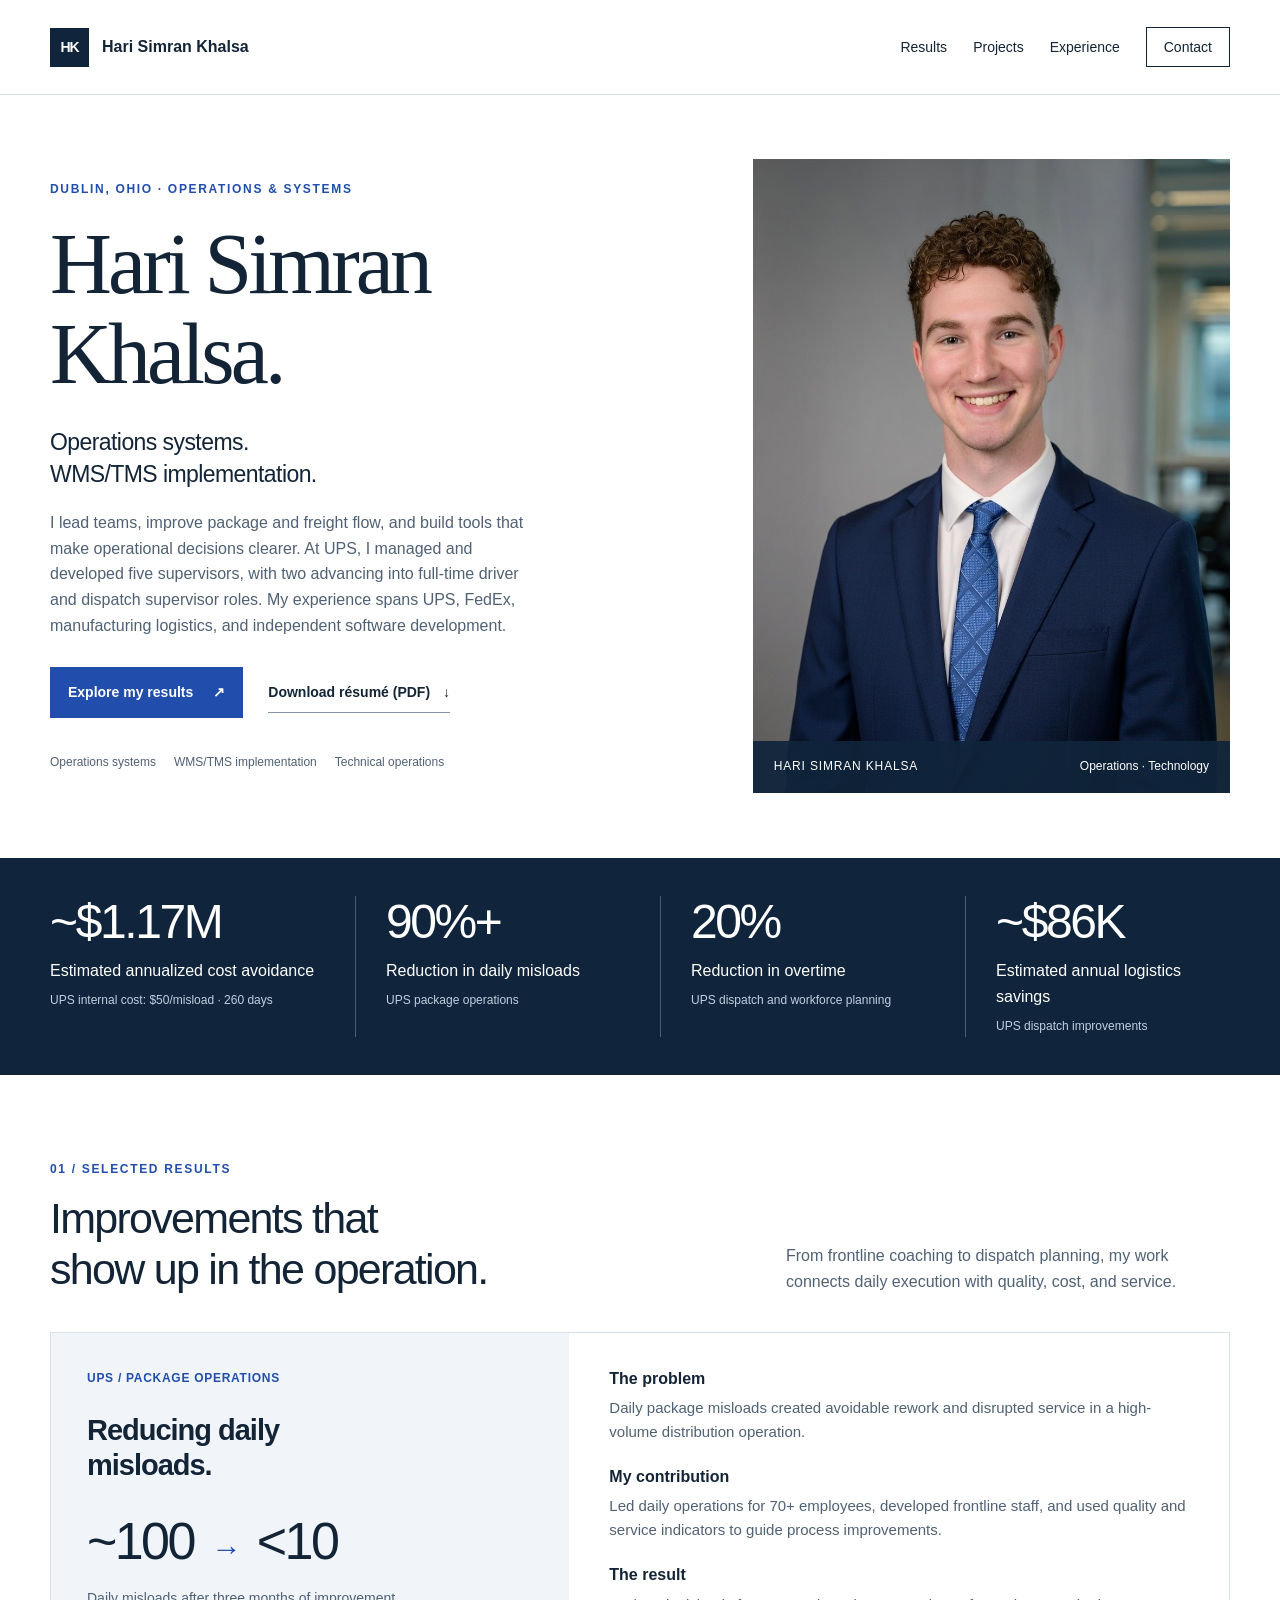
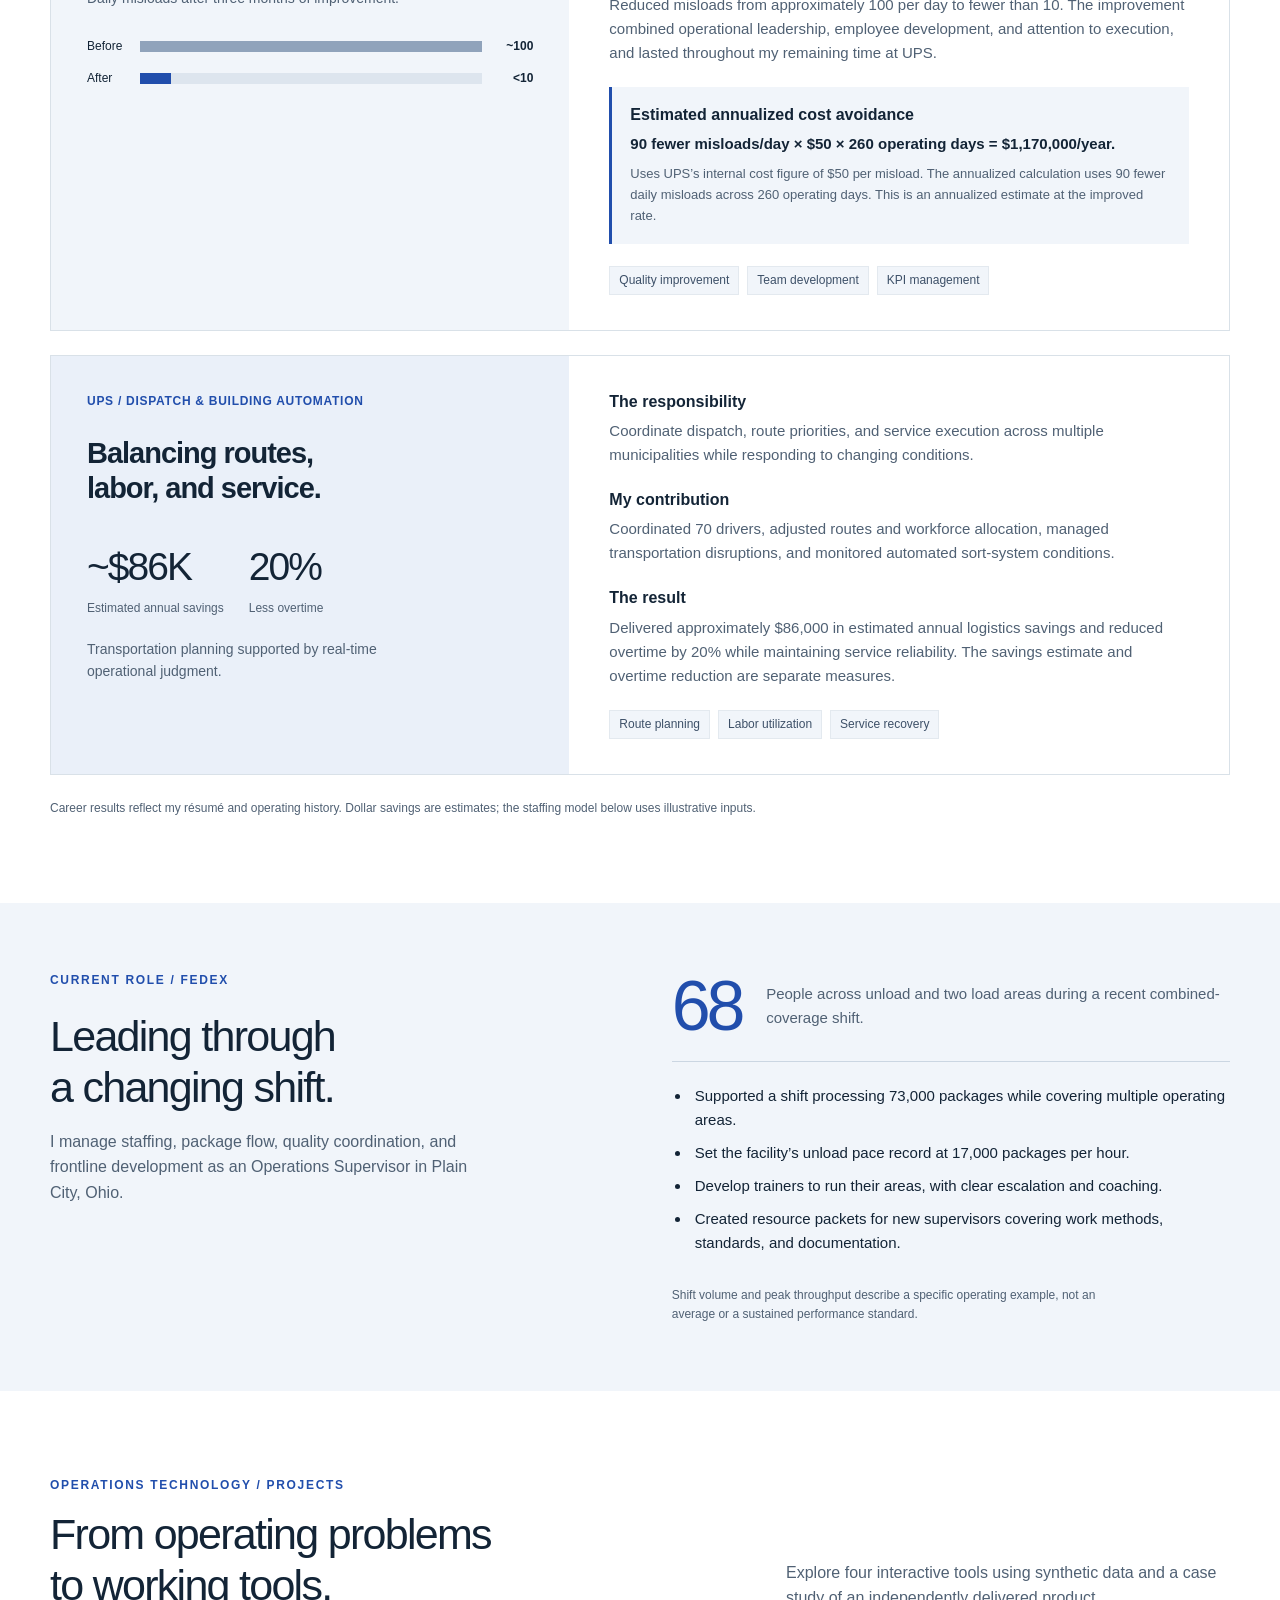
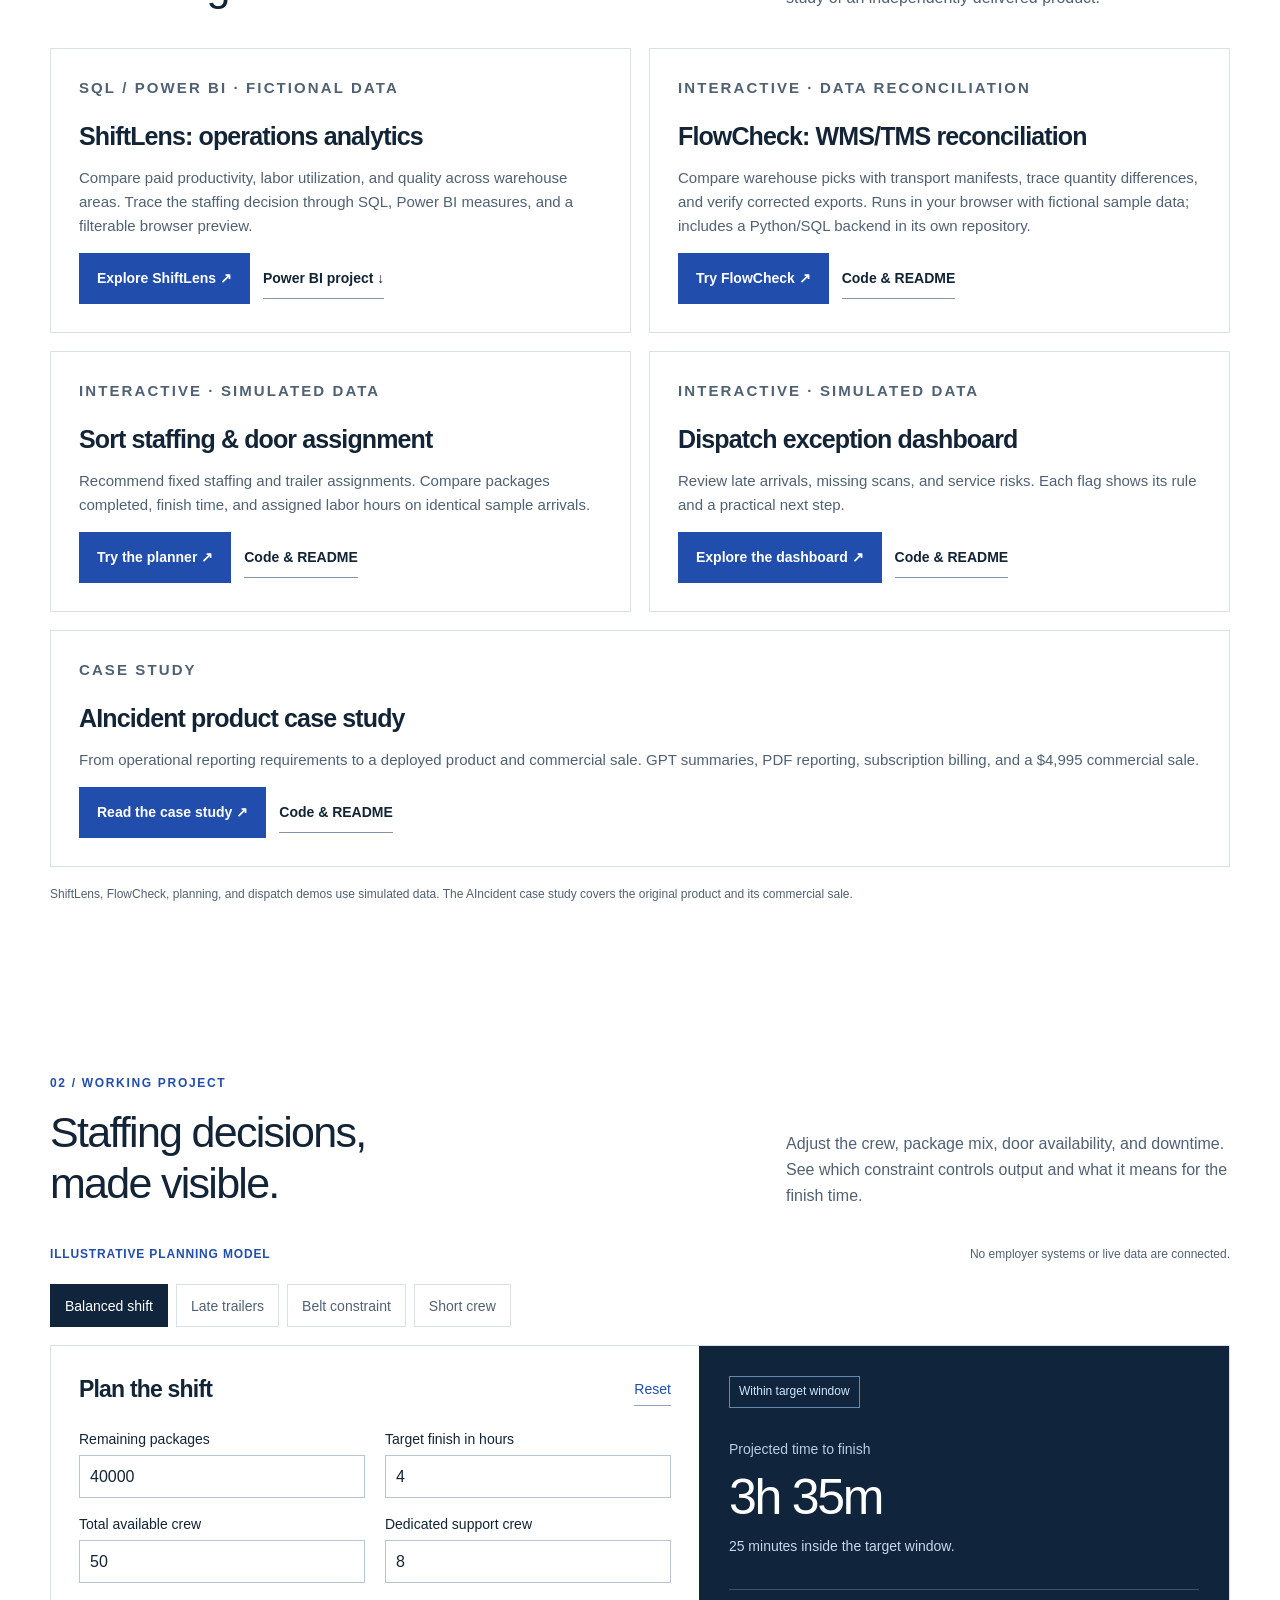
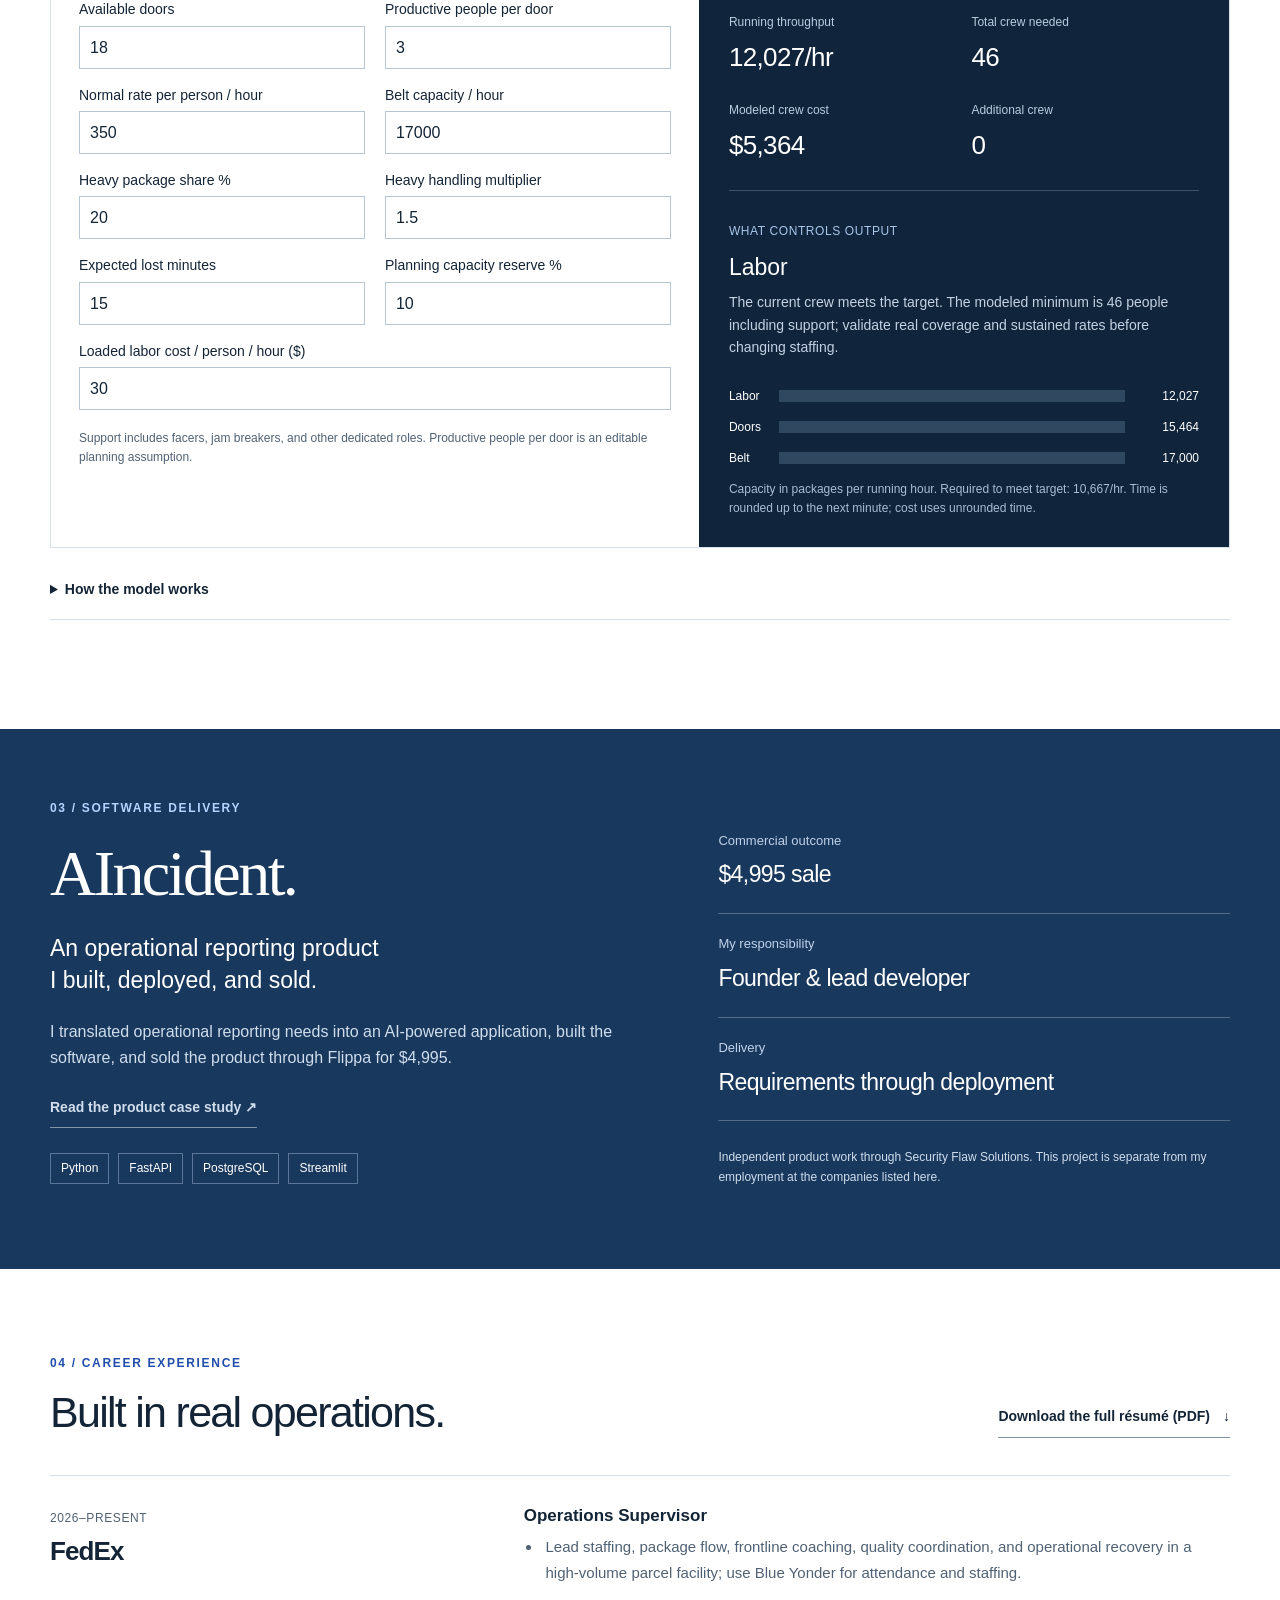
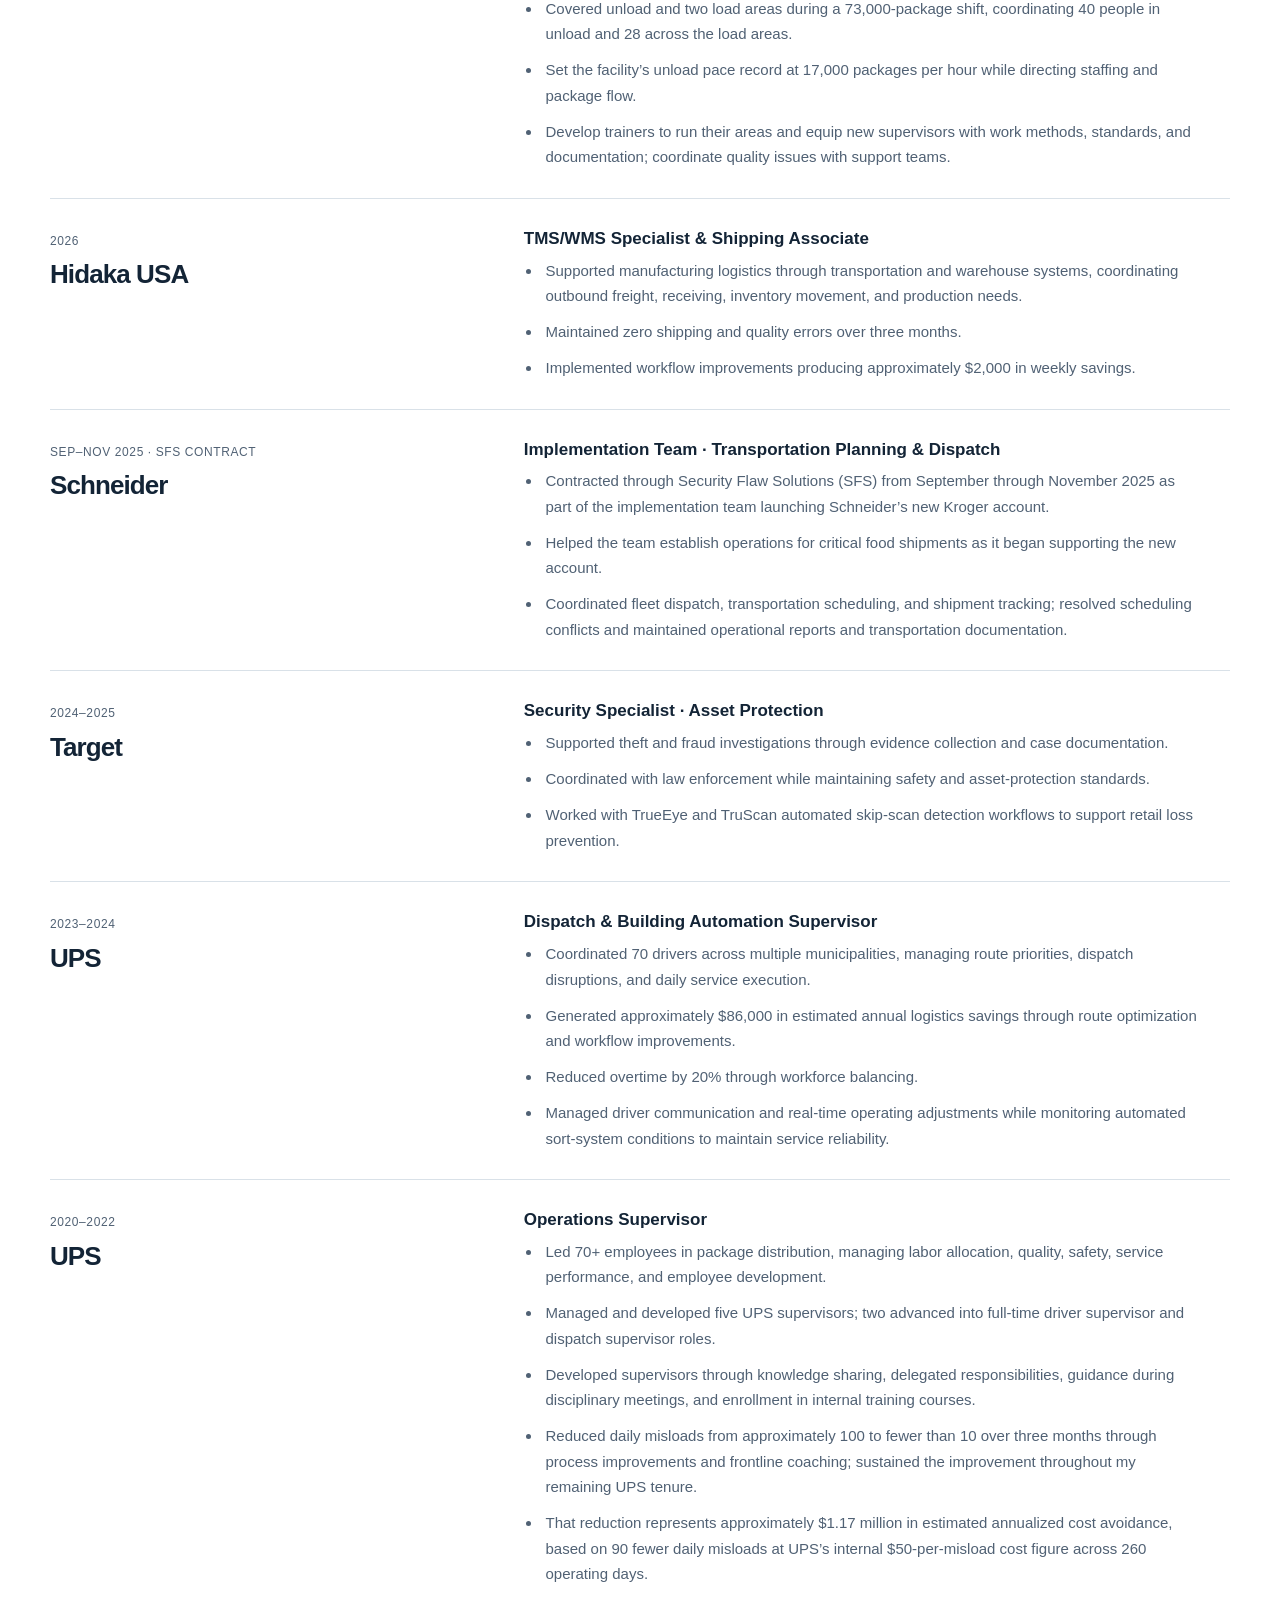
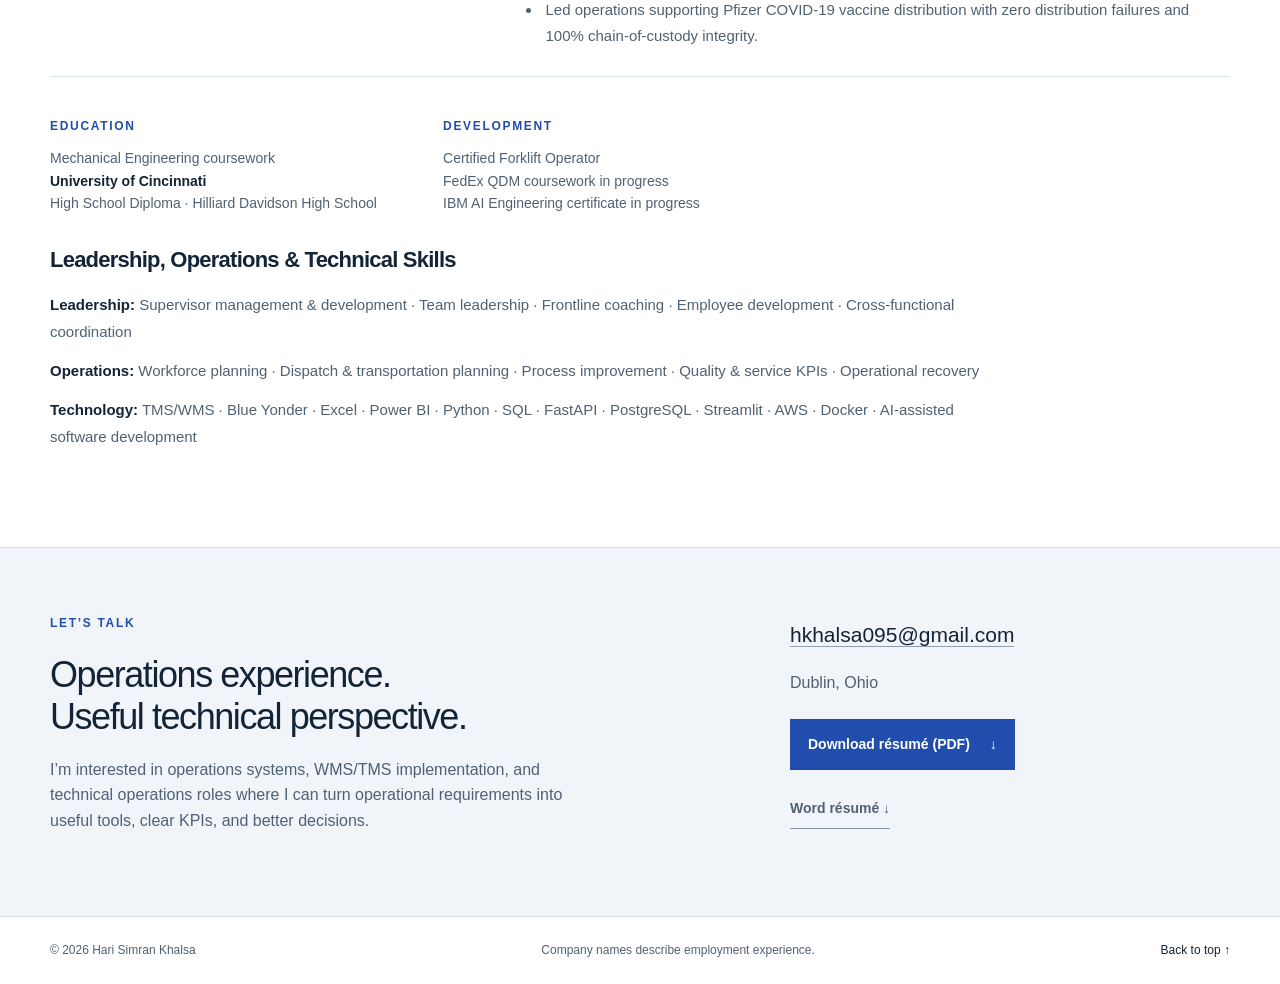
<file: index.html>
<!doctype html>
<html lang="en">
<head>
<meta charset="utf-8"><meta name="viewport" content="width=device-width, initial-scale=1">
<meta name="description" content="Hari Simran Khalsa: operations leadership, process improvement, transportation planning, and practical software. Explore career results and a live staffing model.">
<meta name="theme-color" content="#10243b">
<title>Hari Simran Khalsa | Operations & Systems</title>
<link rel="icon" type="image/svg+xml" href="data:image/svg+xml,%3Csvg xmlns='http://www.w3.org/2000/svg' viewBox='0 0 64 64'%3E%3Crect width='64' height='64' rx='12' fill='%2310243b'/%3E%3Cpath d='M18 16v32m28-32v32M18 32h28' stroke='%23fff' stroke-width='7'/%3E%3C/svg%3E">
<link rel="stylesheet" href="styles.css"><link rel="stylesheet" href="projects/projects.css">
<script src="staffing.js" defer></script><script src="app.js" defer></script>
</head>
<body>
<a class="skip" href="#main">Skip to content</a>
<header><div class="wrap nav"><a class="brand" href="#main" aria-label="Hari Simran Khalsa home"><span class="monogram" aria-hidden="true">HK</span><span>Hari Simran Khalsa</span></a><nav aria-label="Main navigation"><a href="#results">Results</a><a href="#projects">Projects</a><a href="#experience">Experience</a><a class="nav-contact" href="#contact">Contact</a></nav></div></header>
<main id="main">
<section class="hero wrap" aria-labelledby="hero-title"><div class="hero-copy"><p class="eyebrow">DUBLIN, OHIO · OPERATIONS & SYSTEMS</p><h1 id="hero-title">Hari Simran<br>Khalsa.</h1><p class="hero-role">Operations systems.<br>WMS/TMS implementation.</p><p class="hero-description">I lead teams, improve package and freight flow, and build tools that make operational decisions clearer. At UPS, I managed and developed five supervisors, with two advancing into full-time driver and dispatch supervisor roles. My experience spans UPS, FedEx, manufacturing logistics, and independent software development.</p><div class="actions"><a class="button" href="#results">Explore my results <span aria-hidden="true">↗</span></a><a class="text-button" href="Hari_Simran_Khalsa_Operations_Resume.pdf?v=20261024-supervisor-details" download>Download résumé (PDF) <span aria-hidden="true">↓</span></a></div><div class="hero-detail"><span>Operations systems</span><span>WMS/TMS implementation</span><span>Technical operations</span></div></div><figure class="portrait"><img src="portrait.jpeg" alt="Hari Simran Khalsa in a navy suit" width="880" height="1168" fetchpriority="high"><figcaption><span>HARI SIMRAN KHALSA</span><span>Operations · Technology</span></figcaption></figure></section>
<section class="metric-band" aria-label="Selected career results"><div class="wrap metrics"><div><strong>~$1.17M</strong><p>Estimated annualized cost avoidance</p><span>UPS internal cost: $50/misload · 260 days</span></div><div><strong>90%+</strong><p>Reduction in daily misloads</p><span>UPS package operations</span></div><div><strong>20%</strong><p>Reduction in overtime</p><span>UPS dispatch and workforce planning</span></div><div><strong>~$86K</strong><p>Estimated annual logistics savings</p><span>UPS dispatch improvements</span></div></div></section>
<section class="section wrap" id="results"><div class="section-heading"><div><p class="eyebrow">01 / SELECTED RESULTS</p><h2>Improvements that<br>show up in the operation.</h2></div><p>From frontline coaching to dispatch planning, my work connects daily execution with quality, cost, and service.</p></div>
<article class="case case-quality"><div class="case-lead"><p class="company-label">UPS / PACKAGE OPERATIONS</p><h3>Reducing daily<br>misloads.</h3><div class="case-number">~100 <span>→</span> &lt;10</div><p>Daily misloads after three months of improvement.</p><div class="bar-chart" role="img" aria-label="Approximately 100 daily misloads before, fewer than 10 after"><div class="bar-row"><span>Before</span><div><i style="width:100%"></i></div><b>~100</b></div><div class="bar-row after"><span>After</span><div><i style="width:9%"></i></div><b>&lt;10</b></div></div></div><div class="case-body"><div><h4>The problem</h4><p>Daily package misloads created avoidable rework and disrupted service in a high-volume distribution operation.</p></div><div><h4>My contribution</h4><p>Led daily operations for 70+ employees, developed frontline staff, and used quality and service indicators to guide process improvements.</p></div><div><h4>The result</h4><p>Reduced misloads from approximately 100 per day to fewer than 10. The improvement combined operational leadership, employee development, and attention to execution, and lasted throughout my remaining time at UPS.</p></div><div class="savings-explanation"><h4>Estimated annualized cost avoidance</h4><p><strong>90 fewer misloads/day × $50 × 260 operating days = $1,170,000/year.</strong></p><p>Uses UPS’s internal cost figure of $50 per misload. The annualized calculation uses 90 fewer daily misloads across 260 operating days. This is an annualized estimate at the improved rate.</p></div><div class="case-tags"><span>Quality improvement</span><span>Team development</span><span>KPI management</span></div></div></article>
<article class="case case-dispatch"><div class="case-lead"><p class="company-label">UPS / DISPATCH & BUILDING AUTOMATION</p><h3>Balancing routes,<br>labor, and service.</h3><div class="split-results"><div><strong>~$86K</strong><span>Estimated annual savings</span></div><div><strong>20%</strong><span>Less overtime</span></div></div><p>Transportation planning supported by real-time operational judgment.</p></div><div class="case-body"><div><h4>The responsibility</h4><p>Coordinate dispatch, route priorities, and service execution across multiple municipalities while responding to changing conditions.</p></div><div><h4>My contribution</h4><p>Coordinated 70 drivers, adjusted routes and workforce allocation, managed transportation disruptions, and monitored automated sort-system conditions.</p></div><div><h4>The result</h4><p>Delivered approximately $86,000 in estimated annual logistics savings and reduced overtime by 20% while maintaining service reliability. The savings estimate and overtime reduction are separate measures.</p></div><div class="case-tags"><span>Route planning</span><span>Labor utilization</span><span>Service recovery</span></div></div></article>
<p class="source-note">Career results reflect my résumé and operating history. Dollar savings are estimates; the staffing model below uses illustrative inputs.</p></section>
<section class="current-section"><div class="wrap current-grid"><div><p class="eyebrow">CURRENT ROLE / FEDEX</p><h2>Leading through<br>a changing shift.</h2><p>I manage staffing, package flow, quality coordination, and frontline development as an Operations Supervisor in Plain City, Ohio.</p></div><div class="current-details"><div class="current-stat"><strong>68</strong><p>People across unload and two load areas during a recent combined-coverage shift.</p></div><ul><li>Supported a shift processing 73,000 packages while covering multiple operating areas.</li><li>Set the facility’s unload pace record at 17,000 packages per hour.</li><li>Develop trainers to run their areas, with clear escalation and coaching.</li><li>Created resource packets for new supervisors covering work methods, standards, and documentation.</li></ul><p class="small">Shift volume and peak throughput describe a specific operating example, not an average or a sustained performance standard.</p></div></div></section>
<section class="section wrap" id="projects"><div class="section-heading"><div><p class="eyebrow">OPERATIONS TECHNOLOGY / PROJECTS</p><h2>From operating problems<br>to working tools.</h2></div><p>Explore four interactive tools using synthetic data and a case study of an independently delivered product.</p></div><div class="project-cards"><article class="project-card"><p class="eyebrow">SQL / POWER BI · FICTIONAL DATA</p><h3>ShiftLens: operations analytics</h3><p>Compare paid productivity, labor utilization, and quality across warehouse areas. Trace the staffing decision through SQL, Power BI measures, and a filterable browser preview.</p><div class="actions"><a class="button" href="projects/operations-analytics/">Explore ShiftLens ↗</a><a class="text-button" href="projects/operations-analytics/power-bi-project.zip" download>Power BI project ↓</a></div></article><article class="project-card"><p class="eyebrow">INTERACTIVE · DATA RECONCILIATION</p><h3>FlowCheck: WMS/TMS reconciliation</h3><p>Compare warehouse picks with transport manifests, trace quantity differences, and verify corrected exports. Runs in your browser with fictional sample data; includes a Python/SQL backend in its own repository.</p><div class="actions"><a class="button" href="https://sfskhalsa101.github.io/flowcheck/">Try FlowCheck ↗</a><a class="text-button" href="https://github.com/sfskhalsa101/flowcheck">Code & README</a></div></article><article class="project-card"><p class="eyebrow">INTERACTIVE · SIMULATED DATA</p><h3>Sort staffing & door assignment</h3><p>Recommend fixed staffing and trailer assignments. Compare packages completed, finish time, and assigned labor hours on identical sample arrivals.</p><div class="actions"><a class="button" href="projects/sort-planner/">Try the planner ↗</a><a class="text-button" href="https://github.com/sfskhalsa101/hari-simran-khalsa-portfolio/tree/main/projects/sort-planner">Code & README</a></div></article><article class="project-card"><p class="eyebrow">INTERACTIVE · SIMULATED DATA</p><h3>Dispatch exception dashboard</h3><p>Review late arrivals, missing scans, and service risks. Each flag shows its rule and a practical next step.</p><div class="actions"><a class="button" href="projects/dispatch-dashboard/">Explore the dashboard ↗</a><a class="text-button" href="https://github.com/sfskhalsa101/hari-simran-khalsa-portfolio/tree/main/projects/dispatch-dashboard">Code & README</a></div></article><article class="project-card"><p class="eyebrow">CASE STUDY</p><h3>AIncident product case study</h3><p>From operational reporting requirements to a deployed product and commercial sale. GPT summaries, PDF reporting, subscription billing, and a $4,995 commercial sale.</p><div class="actions"><a class="button" href="projects/aincident/">Read the case study ↗</a><a class="text-button" href="https://github.com/sfskhalsa101/hari-simran-khalsa-portfolio/tree/main/projects/aincident">Code & README</a></div></article></div><p class="source-note">ShiftLens, FlowCheck, planning, and dispatch demos use simulated data. The AIncident case study covers the original product and its commercial sale.</p></section>
<section class="section wrap" id="demo"><div class="section-heading"><div><p class="eyebrow">02 / WORKING PROJECT</p><h2>Staffing decisions,<br>made visible.</h2></div><p>Adjust the crew, package mix, door availability, and downtime. See which constraint controls output and what it means for the finish time.</p></div>
<div class="demo-topline"><span class="demo-label">ILLUSTRATIVE PLANNING MODEL</span><p>No employer systems or live data are connected.</p></div>
<div class="scenario-buttons" role="group" aria-label="Load a sample scenario"><button type="button" data-scenario="balanced" aria-pressed="true">Balanced shift</button><button type="button" data-scenario="late" aria-pressed="false">Late trailers</button><button type="button" data-scenario="belt" aria-pressed="false">Belt constraint</button><button type="button" data-scenario="crew" aria-pressed="false">Short crew</button></div>
<div class="simulator"><form id="staffing-form" novalidate><div class="form-heading"><h3>Plan the shift</h3><button type="button" id="reset-demo">Reset</button></div><div class="input-grid">
<label>Remaining packages<input id="volume" name="volume" type="number" min="0" max="1000000" step="1000" value="40000" inputmode="numeric"></label>
<label>Target finish in hours<input id="window" name="window" type="number" min="0.25" max="24" step="0.25" value="4" inputmode="decimal"></label>
<label>Total available crew<input id="crew" name="crew" type="number" min="0" max="200" step="1" value="50" inputmode="numeric"></label>
<label>Dedicated support crew<input id="support" name="support" type="number" min="0" max="100" step="1" value="8" inputmode="numeric"></label>
<label>Available doors<input id="doors" name="doors" type="number" min="0" max="50" step="1" value="18" inputmode="numeric"></label>
<label>Productive people per door<input id="perDoor" name="perDoor" type="number" min="1" max="10" step="1" value="3" inputmode="numeric"></label>
<label>Normal rate per person / hour<input id="rate" name="rate" type="number" min="1" max="2000" step="10" value="350" inputmode="numeric"></label>
<label>Belt capacity / hour<input id="belt" name="belt" type="number" min="0" max="100000" step="500" value="17000" inputmode="numeric"></label>
<label>Heavy package share %<input id="heavy" name="heavy" type="number" min="0" max="100" step="5" value="20" inputmode="numeric"></label>
<label>Heavy handling multiplier<input id="multiplier" name="multiplier" type="number" min="1" max="5" step="0.1" value="1.5" inputmode="decimal"></label>
<label>Expected lost minutes<input id="downtime" name="downtime" type="number" min="0" max="1439" step="5" value="15" inputmode="numeric"></label>
<label>Planning capacity reserve %<input id="reserve" name="reserve" type="number" min="0" max="80" step="5" value="10" inputmode="numeric"></label>
<label class="wide-input">Loaded labor cost / person / hour ($)<input id="cost" name="cost" type="number" min="0" max="200" step="1" value="30" inputmode="decimal"></label>
</div><p class="field-note">Support includes facers, jam breakers, and other dedicated roles. Productive people per door is an editable planning assumption.</p></form>
<div class="sim-results" aria-live="polite" aria-atomic="true"><div id="result-error" class="result-error" hidden></div><div id="result-content"><div class="result-status" id="result-status">Calculating</div><div class="finish-result"><span>Projected time to finish</span><strong id="finish-time">—</strong><p id="finish-message"></p></div><div class="result-grid"><div><span>Running throughput</span><strong id="throughput">—</strong></div><div><span>Total crew needed</span><strong id="required-crew">—</strong></div><div><span>Modeled crew cost</span><strong id="labor-cost">—</strong></div><div><span>Additional crew</span><strong id="additional-crew">—</strong></div></div><div class="constraint-box"><span>WHAT CONTROLS OUTPUT</span><h4 id="constraint">—</h4><p id="decision"></p></div><div class="capacity-bars" aria-label="Capacity comparison"><div><span>Labor</span><meter id="labor-meter" min="0" max="20000" value="0"></meter><b id="labor-value"></b></div><div><span>Doors</span><meter id="door-meter" min="0" max="20000" value="0"></meter><b id="door-value"></b></div><div><span>Belt</span><meter id="belt-meter" min="0" max="20000" value="0"></meter><b id="belt-value"></b></div></div><p class="small" id="capacity-context"></p></div></div></div>
<details class="method"><summary>How the model works</summary><div class="method-grid"><div><h4>Throughput</h4><p>The normal labor rate is adjusted for heavy freight and a planning reserve. Capacity is the smallest of available labor capacity, door capacity, and belt capacity. Dedicated support must be covered before unloading starts.</p></div><div><h4>Time and cost</h4><p>Finish time equals volume divided by running throughput, plus a fixed lost-time allowance. Crew cost assumes everyone stays paid until completion. It excludes overtime premiums and does not imply verified savings.</p></div><div><h4>Scope</h4><p>Late trailers are represented by available doors and equivalent lost minutes. This model does not schedule individual trailer arrivals, model breaks separately, or simulate congestion. Replace sample rates with observed sustained rates before operational use.</p></div></div></details>
</section>
<section class="product-section"><div class="wrap product-grid"><div><p class="eyebrow">03 / SOFTWARE DELIVERY</p><h2>AIncident.</h2><p class="product-subtitle">An operational reporting product<br>I built, deployed, and sold.</p><p>I translated operational reporting needs into an AI-powered application, built the software, and sold the product through Flippa for $4,995.</p><p><a class="text-button" href="projects/aincident/">Read the product case study ↗</a></p><div class="tech-list"><span>Python</span><span>FastAPI</span><span>PostgreSQL</span><span>Streamlit</span></div></div><div class="product-facts"><div><span>Commercial outcome</span><strong>$4,995 sale</strong></div><div><span>My responsibility</span><strong>Founder & lead developer</strong></div><div><span>Delivery</span><strong>Requirements through deployment</strong></div><p>Independent product work through Security Flaw Solutions. This project is separate from my employment at the companies listed here.</p></div></div></section>
<section class="section wrap" id="experience"><div class="section-heading"><div><p class="eyebrow">04 / CAREER EXPERIENCE</p><h2>Built in real operations.</h2></div><a class="text-button" href="Hari_Simran_Khalsa_Operations_Resume.pdf?v=20261024-supervisor-details" download>Download the full résumé (PDF) <span aria-hidden="true">↓</span></a></div><div class="experience-list">
<article><div><span>2026–PRESENT</span><h3>FedEx</h3></div><div><h4>Operations Supervisor</h4><ul><li>Lead staffing, package flow, frontline coaching, quality coordination, and operational recovery in a high-volume parcel facility; use Blue Yonder for attendance and staffing.</li><li>Covered unload and two load areas during a 73,000-package shift, coordinating 40 people in unload and 28 across the load areas.</li><li>Set the facility’s unload pace record at 17,000 packages per hour while directing staffing and package flow.</li><li>Develop trainers to run their areas and equip new supervisors with work methods, standards, and documentation; coordinate quality issues with support teams.</li></ul></div></article>
<article><div><span>2026</span><h3>Hidaka USA</h3></div><div><h4>TMS/WMS Specialist &amp; Shipping Associate</h4><ul><li>Supported manufacturing logistics through transportation and warehouse systems, coordinating outbound freight, receiving, inventory movement, and production needs.</li><li>Maintained zero shipping and quality errors over three months.</li><li>Implemented workflow improvements producing approximately $2,000 in weekly savings.</li></ul></div></article>
<article><div><span>SEP–NOV 2025 · SFS CONTRACT</span><h3>Schneider</h3></div><div><h4>Implementation Team · Transportation Planning &amp; Dispatch</h4><ul><li>Contracted through Security Flaw Solutions (SFS) from September through November 2025 as part of the implementation team launching Schneider’s new Kroger account.</li><li>Helped the team establish operations for critical food shipments as it began supporting the new account.</li><li>Coordinated fleet dispatch, transportation scheduling, and shipment tracking; resolved scheduling conflicts and maintained operational reports and transportation documentation.</li></ul></div></article>
<article><div><span>2024–2025</span><h3>Target</h3></div><div><h4>Security Specialist · Asset Protection</h4><ul><li>Supported theft and fraud investigations through evidence collection and case documentation.</li><li>Coordinated with law enforcement while maintaining safety and asset-protection standards.</li><li>Worked with TrueEye and TruScan automated skip-scan detection workflows to support retail loss prevention.</li></ul></div></article>
<article><div><span>2023–2024</span><h3>UPS</h3></div><div><h4>Dispatch &amp; Building Automation Supervisor</h4><ul><li>Coordinated 70 drivers across multiple municipalities, managing route priorities, dispatch disruptions, and daily service execution.</li><li>Generated approximately $86,000 in estimated annual logistics savings through route optimization and workflow improvements.</li><li>Reduced overtime by 20% through workforce balancing.</li><li>Managed driver communication and real-time operating adjustments while monitoring automated sort-system conditions to maintain service reliability.</li></ul></div></article>
<article><div><span>2020–2022</span><h3>UPS</h3></div><div><h4>Operations Supervisor</h4><ul><li>Led 70+ employees in package distribution, managing labor allocation, quality, safety, service performance, and employee development.</li><li>Managed and developed five UPS supervisors; two advanced into full-time driver supervisor and dispatch supervisor roles.</li><li>Developed supervisors through knowledge sharing, delegated responsibilities, guidance during disciplinary meetings, and enrollment in internal training courses.</li><li>Reduced daily misloads from approximately 100 to fewer than 10 over three months through process improvements and frontline coaching; sustained the improvement throughout my remaining UPS tenure.</li><li>That reduction represents approximately $1.17 million in estimated annualized cost avoidance, based on 90 fewer daily misloads at UPS’s internal $50-per-misload cost figure across 260 operating days.</li><li>Led operations supporting Pfizer COVID-19 vaccine distribution with zero distribution failures and 100% chain-of-custody integrity.</li></ul></div></article>
</div><div class="education"><div><p class="eyebrow">EDUCATION</p><p>Mechanical Engineering coursework<br><strong>University of Cincinnati</strong><br>High School Diploma · Hilliard Davidson High School</p></div><div><p class="eyebrow">DEVELOPMENT</p><p>Certified Forklift Operator<br>FedEx QDM coursework in progress<br>IBM AI Engineering certificate in progress</p></div></div><div class="skills-overview" id="skills"><h3>Leadership, Operations &amp; Technical Skills</h3><p><strong>Leadership:</strong> Supervisor management &amp; development · Team leadership · Frontline coaching · Employee development · Cross-functional coordination</p><p><strong>Operations:</strong> Workforce planning · Dispatch &amp; transportation planning · Process improvement · Quality &amp; service KPIs · Operational recovery</p><p><strong>Technology:</strong> TMS/WMS · Blue Yonder · Excel · Power BI · Python · SQL · FastAPI · PostgreSQL · Streamlit · AWS · Docker · AI-assisted software development</p></div></section>
<section id="contact" class="contact-section"><div class="wrap contact-inner"><div><p class="eyebrow">LET’S TALK</p><h2>Operations experience.<br>Useful technical perspective.</h2><p>I’m interested in operations systems, WMS/TMS implementation, and technical operations roles where I can turn operational requirements into useful tools, clear KPIs, and better decisions.</p></div><div><a class="contact-email" href="mailto:hkhalsa095@gmail.com">hkhalsa095@gmail.com</a><p>Dublin, Ohio</p><a class="button light" href="Hari_Simran_Khalsa_Operations_Resume.pdf?v=20261024-supervisor-details" download>Download résumé (PDF) <span aria-hidden="true">↓</span></a><p><a class="text-button" href="Hari_Simran_Khalsa_Operations_Resume.docx?v=20261024-supervisor-details" download>Word résumé ↓</a></p></div></div></section>
</main><footer class="wrap"><span>© 2026 Hari Simran Khalsa</span><span>Company names describe employment experience.</span><a href="#main">Back to top ↑</a></footer>
</body></html>
</file>
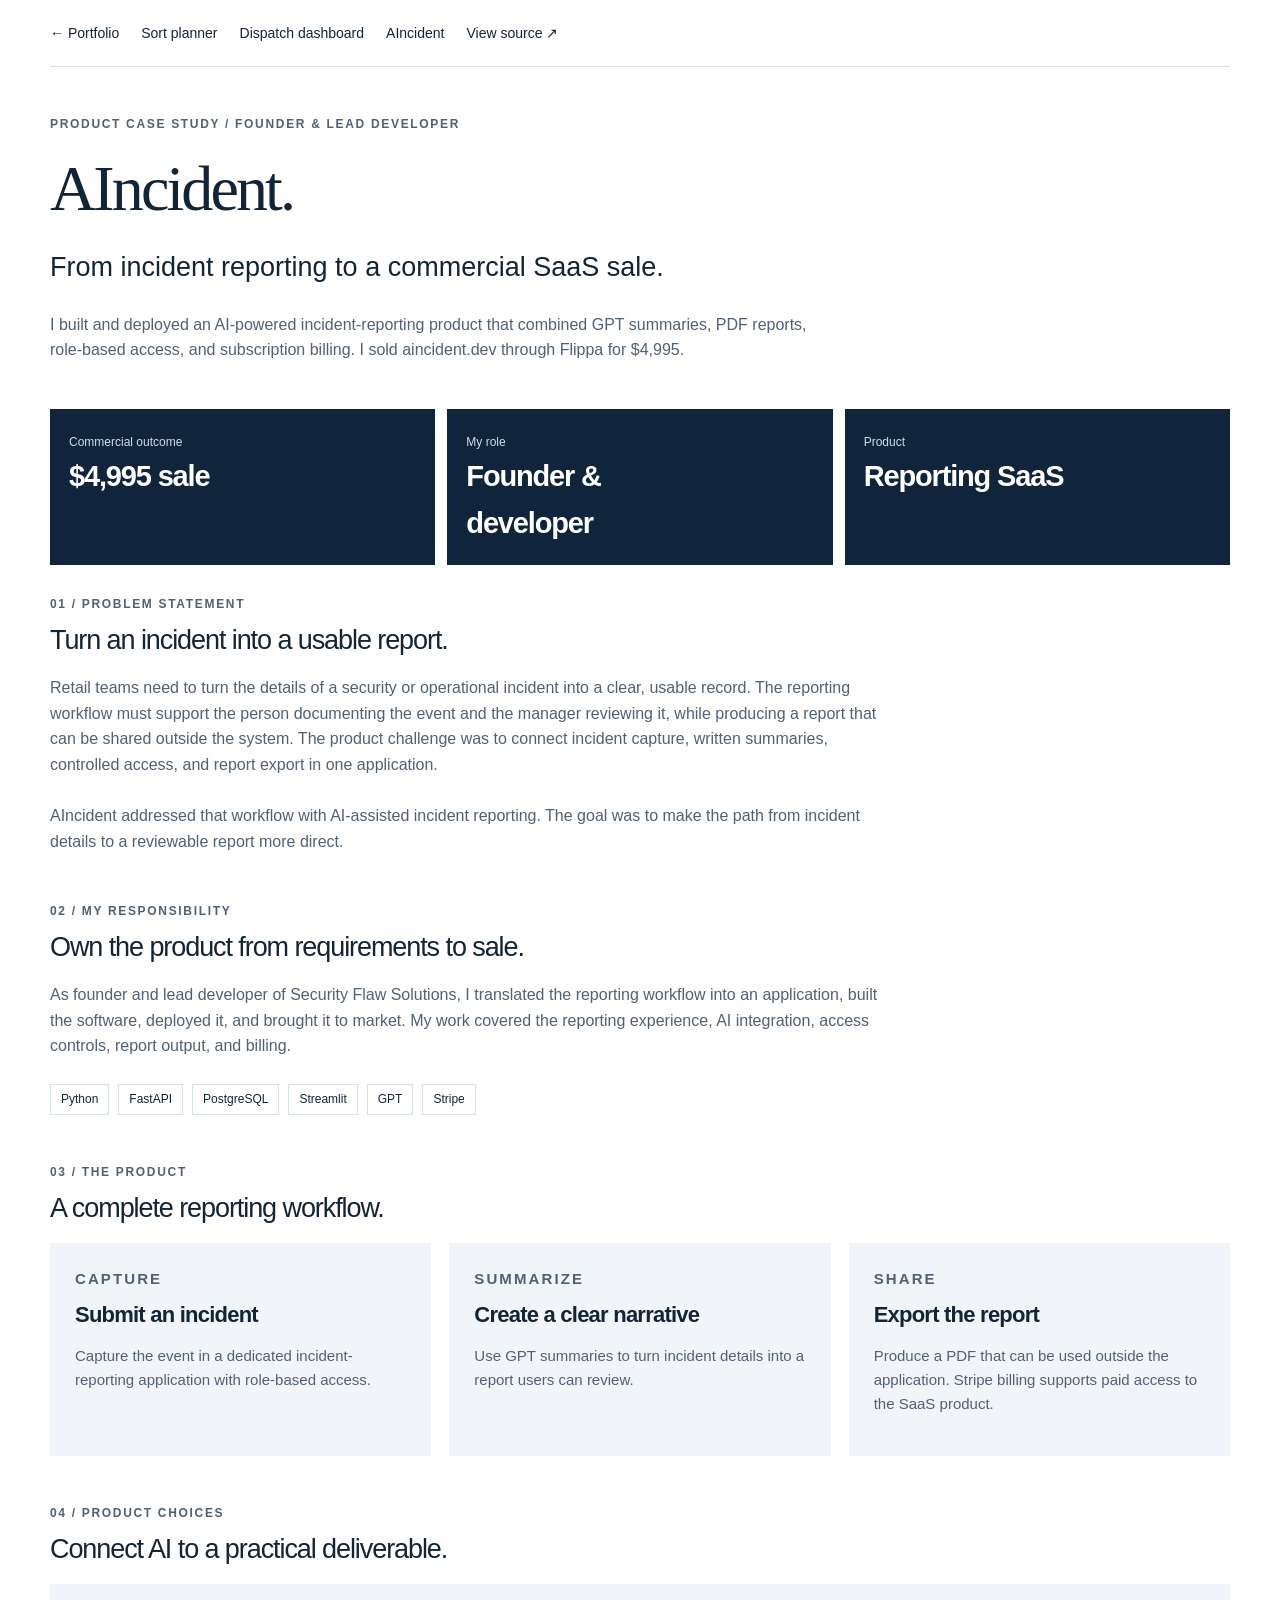
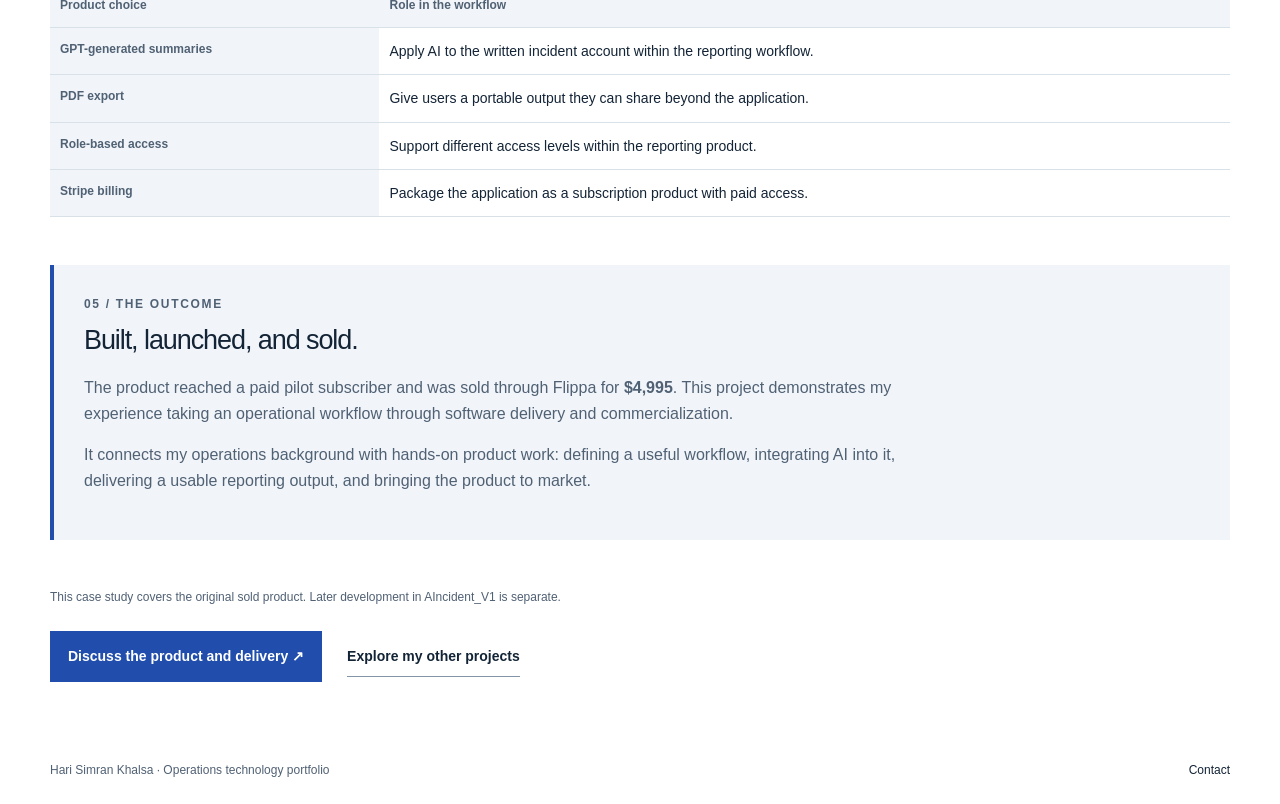
<file: projects/aincident/index.html>
<!doctype html><html lang="en"><head><meta charset="utf-8"><meta name="viewport" content="width=device-width,initial-scale=1"><meta name="description" content="An independently built operational reporting product, delivered from requirements through deployment and sold through Flippa for $4,995."><title>AIncident. | Hari Simran Khalsa</title><link rel="stylesheet" href="../../styles.css"><link rel="stylesheet" href="../projects.css"><style>.case-intro{font-size:27px!important;color:var(--ink)!important;line-height:1.3}.case-shot{margin:28px 0 40px;border:1px solid var(--line);background:var(--pale)}.case-shot img{display:block;width:100%;height:auto}.case-shot figcaption{padding:15px 20px;font-size:13px;color:var(--muted)}.case-section{margin:0 0 48px}.case-section h2{margin:0 0 18px}.case-section .eyebrow{margin-bottom:12px}.case-tech span{color:var(--ink);border-color:var(--line)}.case-outcome{background:var(--pale);border-left:4px solid var(--blue);padding:30px}.project-bottom{padding-top:8px}.project-bottom>.actions{margin-top:25px}</style></head><body><a class="skip" href="#main">Skip to content</a><div class="wrap"><nav class="project-nav" aria-label="Project navigation"><a href="../../index.html#projects">← Portfolio</a><a href="../sort-planner/">Sort planner</a><a href="../dispatch-dashboard/">Dispatch dashboard</a><a href="../aincident/">AIncident</a><a href="https://github.com/sfskhalsa101/hari-simran-khalsa-portfolio/tree/main/projects/aincident">View source ↗</a></nav><main id="main">
<div class="project-head"><p class="eyebrow">PRODUCT CASE STUDY / FOUNDER &amp; LEAD DEVELOPER</p><h1>AIncident.</h1><p class="case-intro">From incident reporting to a commercial SaaS sale.</p><p>I built and deployed an AI-powered incident-reporting product that combined GPT summaries, PDF reports, role-based access, and subscription billing. I sold aincident.dev through Flippa for $4,995.</p></div>
<div class="kpis"><div><span>Commercial outcome</span><strong>$4,995 sale</strong></div><div><span>My role</span><strong>Founder &amp;<br>developer</strong></div><div><span>Product</span><strong>Reporting SaaS</strong></div></div>

<section class="project-bottom">
<div class="case-section"><p class="eyebrow">01 / PROBLEM STATEMENT</p><h2>Turn an incident into a usable report.</h2><p>Retail teams need to turn the details of a security or operational incident into a clear, usable record. The reporting workflow must support the person documenting the event and the manager reviewing it, while producing a report that can be shared outside the system. The product challenge was to connect incident capture, written summaries, controlled access, and report export in one application.<br><br>AIncident addressed that workflow with AI-assisted incident reporting. The goal was to make the path from incident details to a reviewable report more direct.</p></div>
<div class="case-section"><p class="eyebrow">02 / MY RESPONSIBILITY</p><h2>Own the product from requirements to sale.</h2><p>As founder and lead developer of Security Flaw Solutions, I translated the reporting workflow into an application, built the software, deployed it, and brought it to market. My work covered the reporting experience, AI integration, access controls, report output, and billing.</p><div class="tech-list case-tech"><span>Python</span><span>FastAPI</span><span>PostgreSQL</span><span>Streamlit</span><span>GPT</span><span>Stripe</span></div></div>
<div class="case-section"><p class="eyebrow">03 / THE PRODUCT</p><h2>A complete reporting workflow.</h2><div class="flow"><div><p class="eyebrow">CAPTURE</p><h3>Submit an incident</h3><p>Capture the event in a dedicated incident-reporting application with role-based access.</p></div><div><p class="eyebrow">SUMMARIZE</p><h3>Create a clear narrative</h3><p>Use GPT summaries to turn incident details into a report users can review.</p></div><div><p class="eyebrow">SHARE</p><h3>Export the report</h3><p>Produce a PDF that can be used outside the application. Stripe billing supports paid access to the SaaS product.</p></div></div></div>


<div class="case-section"><p class="eyebrow">04 / PRODUCT CHOICES</p><h2>Connect AI to a practical deliverable.</h2><div class="table-scroll"><table><thead><tr><th>Product choice</th><th>Role in the workflow</th></tr></thead><tbody><tr><th>GPT-generated summaries</th><td>Apply AI to the written incident account within the reporting workflow.</td></tr><tr><th>PDF export</th><td>Give users a portable output they can share beyond the application.</td></tr><tr><th>Role-based access</th><td>Support different access levels within the reporting product.</td></tr><tr><th>Stripe billing</th><td>Package the application as a subscription product with paid access.</td></tr></tbody></table></div></div>
<div class="case-section case-outcome"><p class="eyebrow">05 / THE OUTCOME</p><h2>Built, launched, and sold.</h2><p>The product reached a paid pilot subscriber and was sold through Flippa for <strong>$4,995</strong>. This project demonstrates my experience taking an operational workflow through software delivery and commercialization.</p><p>It connects my operations background with hands-on product work: defining a useful workflow, integrating AI into it, delivering a usable reporting output, and bringing the product to market.</p></div>
<p class="small">This case study covers the original sold product. Later development in AIncident_V1 is separate.</p>
<div class="actions"><a class="button" href="../../index.html#contact">Discuss the product and delivery ↗</a><a class="text-button" href="../../index.html#projects">Explore my other projects</a></div>
</section></main><footer><span>Hari Simran Khalsa · Operations technology portfolio</span><a href="../../index.html#contact">Contact</a></footer></div></body></html>
</file>
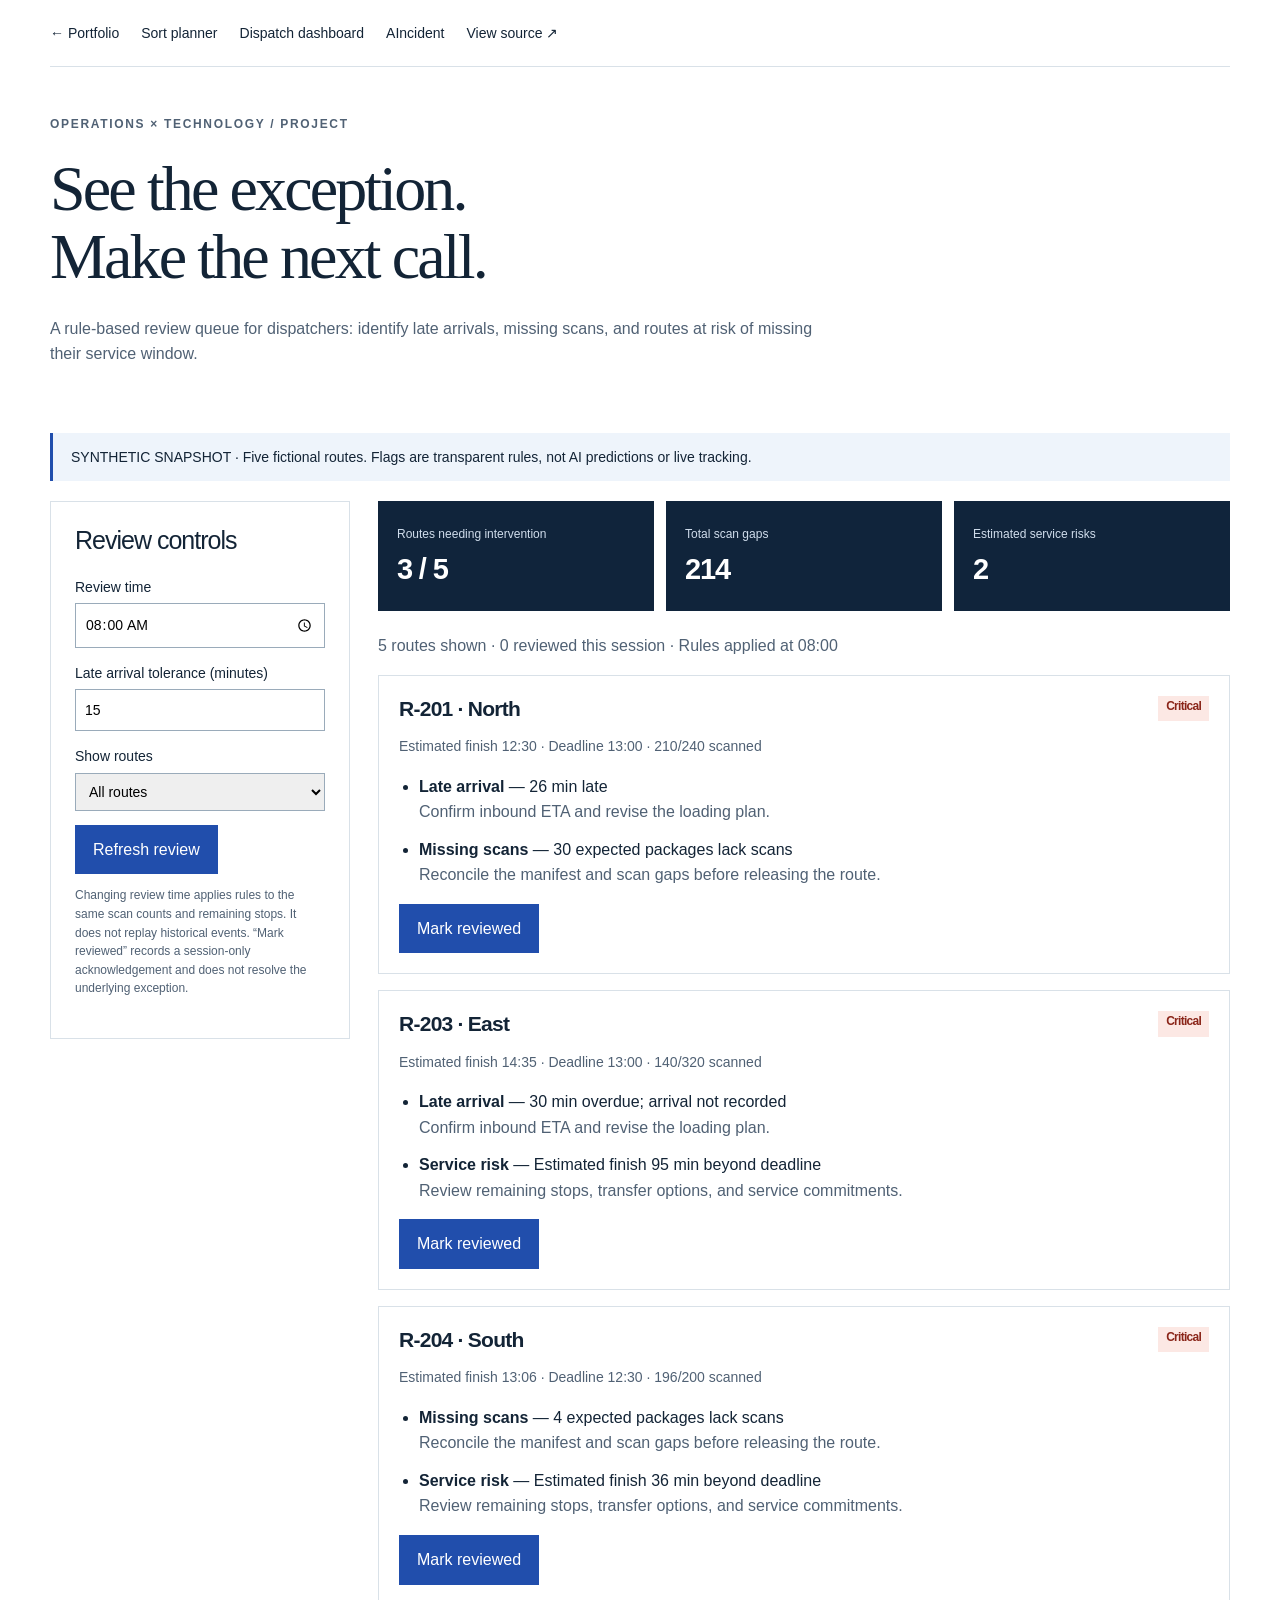
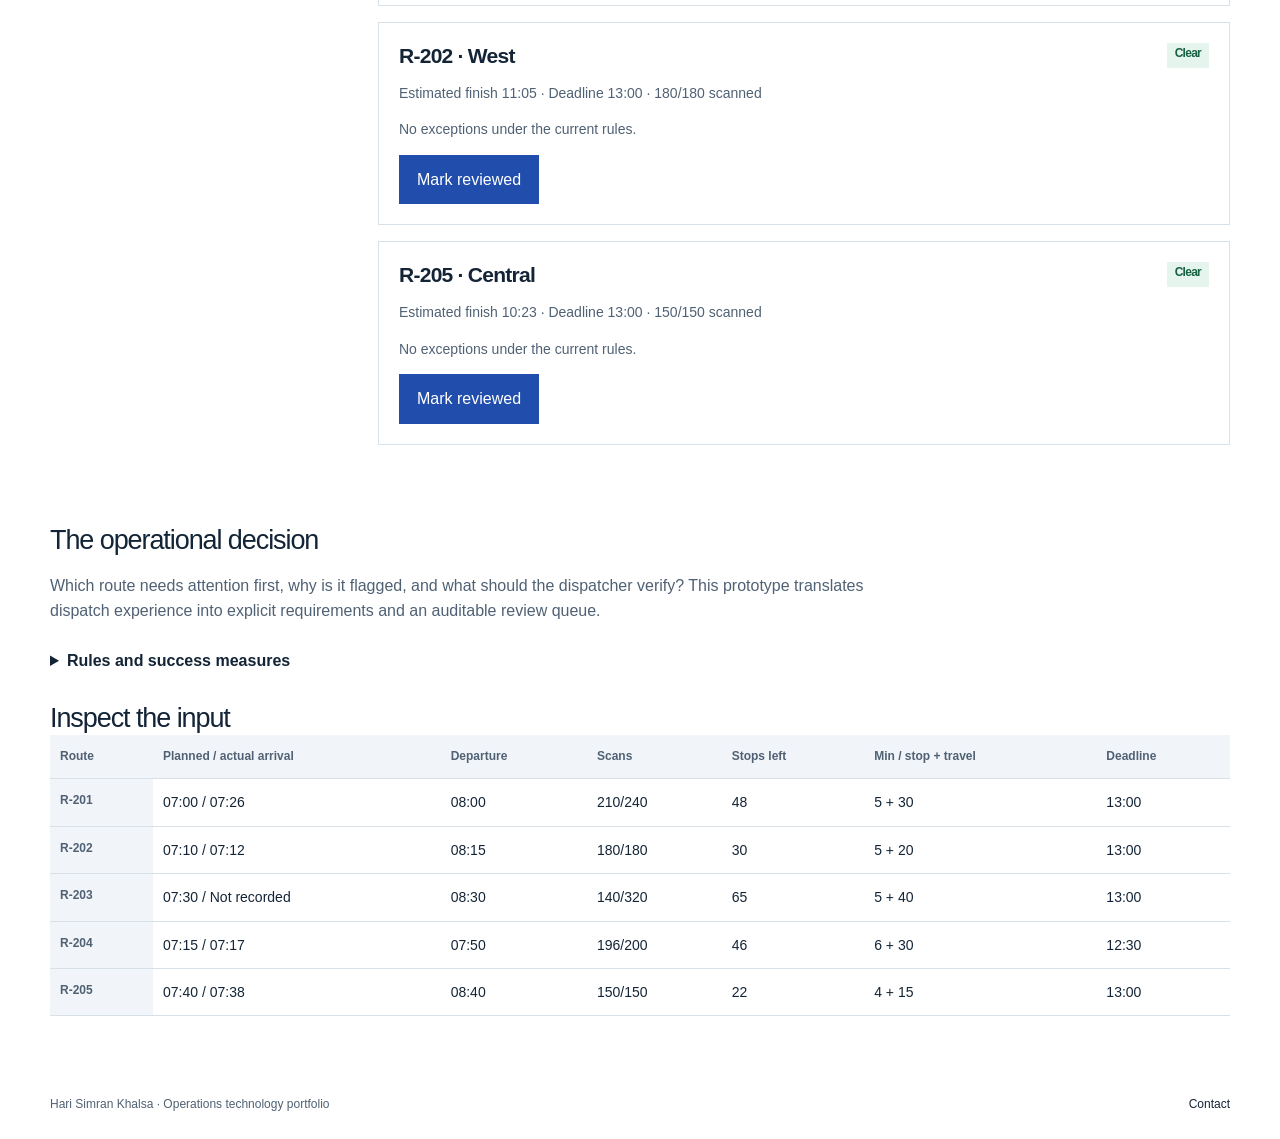
<file: projects/dispatch-dashboard/index.html>
<!doctype html><html lang="en"><head><meta charset="utf-8"><meta name="viewport" content="width=device-width,initial-scale=1"><meta name="description" content="A rule-based review queue for dispatchers: identify late arrivals, missing scans, and routes at risk of missing their service window."><title>See the exception. Make the next call. | Hari Simran Khalsa</title><link rel="stylesheet" href="../../styles.css"><link rel="stylesheet" href="../projects.css"><script src="model.js" defer></script><script src="app.js" defer></script></head><body><a class="skip" href="#main">Skip to content</a><div class="wrap"><nav class="project-nav" aria-label="Project navigation"><a href="../../index.html#projects">← Portfolio</a><a href="../sort-planner/">Sort planner</a><a href="../dispatch-dashboard/">Dispatch dashboard</a><a href="../aincident/">AIncident</a><a href="https://github.com/sfskhalsa101/hari-simran-khalsa-portfolio/tree/main/projects/dispatch-dashboard">View source ↗</a></nav><main id="main"><div class="project-head"><p class="eyebrow">OPERATIONS × TECHNOLOGY / PROJECT</p><h1>See the exception.<br>Make the next call.</h1><p>A rule-based review queue for dispatchers: identify late arrivals, missing scans, and routes at risk of missing their service window.</p></div><div class="notice">SYNTHETIC SNAPSHOT · Five fictional routes. Flags are transparent rules, not AI predictions or live tracking.</div><div class="project-layout"><form class="panel controls" id="dispatch-form"><h2>Review controls</h2><label>Review time<input type="time" name="now" value="08:00" required></label><label>Late arrival tolerance (minutes)<input type="number" name="grace" min="0" max="120" value="15" required></label><label>Show routes<select id="filter"><option value="All">All routes</option><option>Critical</option><option>Review</option><option>Clear</option><option value="Open">Not reviewed</option></select></label><button type="submit">Refresh review</button><p class="small">Changing review time applies rules to the same scan counts and remaining stops. It does not replay historical events. “Mark reviewed” records a session-only acknowledgement and does not resolve the underlying exception.</p><p id="error" class="error" role="alert"></p></form><div><div id="metrics" class="kpis" aria-live="polite"></div><p id="summary" class="muted" role="status"></p><div id="routes"></div></div></div><section class="project-bottom"><h2>The operational decision</h2><p>Which route needs attention first, why is it flagged, and what should the dispatcher verify? This prototype translates dispatch experience into explicit requirements and an auditable review queue.</p><details><summary>Rules and success measures</summary><p>Late arrival: actual or elapsed arrival delay exceeds the tolerance. Missing scans: expected minus scanned packages is positive within 15 minutes of planned departure. Gaps at or after departure are critical. Service risk: estimated finish exceeds the route deadline.</p><p>Estimated finish = later of review time, planned departure, and known arrival + remaining stops × minutes per stop + remaining travel minutes. This simple workload estimate excludes traffic, breaks, service-time variance, and contractual details. Critical routes sort before review routes, then clear routes.</p><p>The demo measures routes needing intervention, scan gaps, and routes past their estimated service window. A pilot would measure time to acknowledgement, missed exceptions, and false alarms against dispatcher-labelled events. No measured production improvements are claimed.</p></details><h2>Inspect the input</h2><div class="table-scroll"><table><thead><tr><th>Route</th><th>Planned / actual arrival</th><th>Departure</th><th>Scans</th><th>Stops left</th><th>Min / stop + travel</th><th>Deadline</th></tr></thead><tbody id="input-data"></tbody></table></div></section></main><footer><span>Hari Simran Khalsa · Operations technology portfolio</span><a href="../../index.html#contact">Contact</a></footer></div></body></html>
</file>
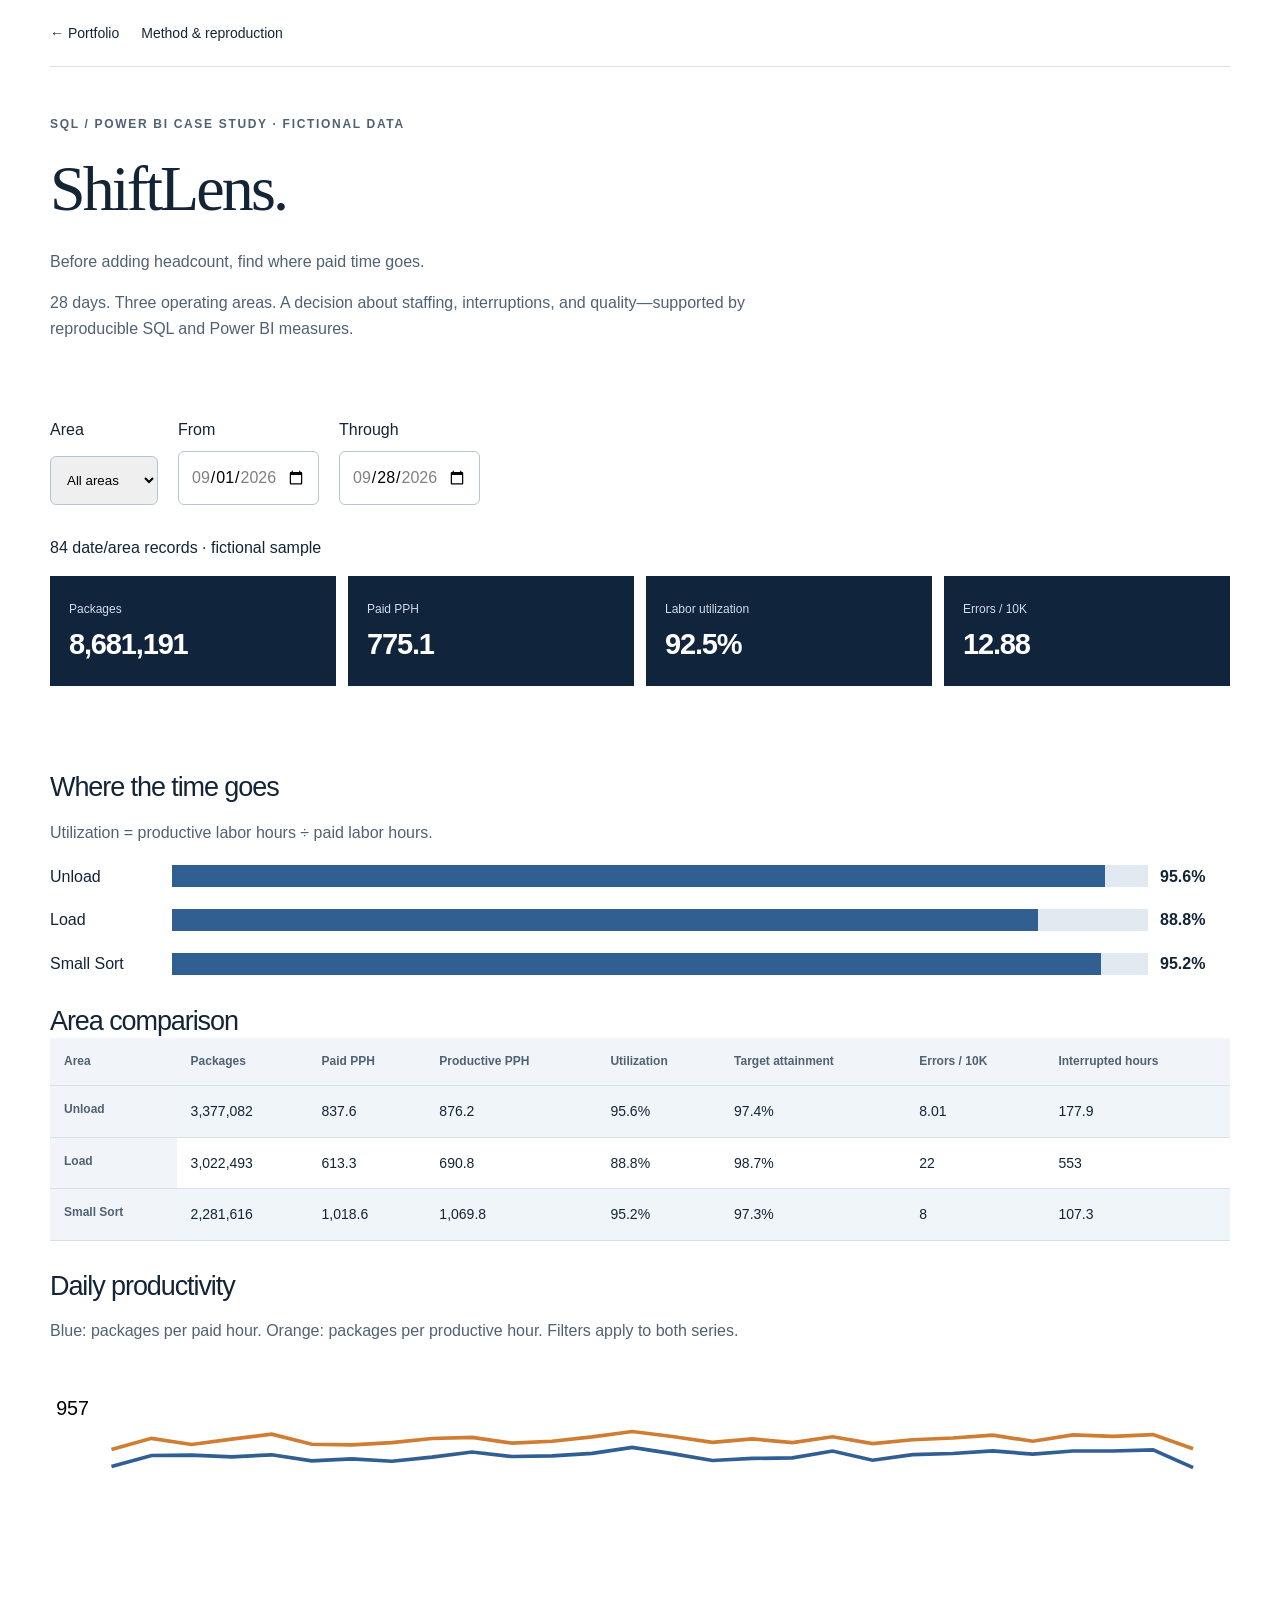
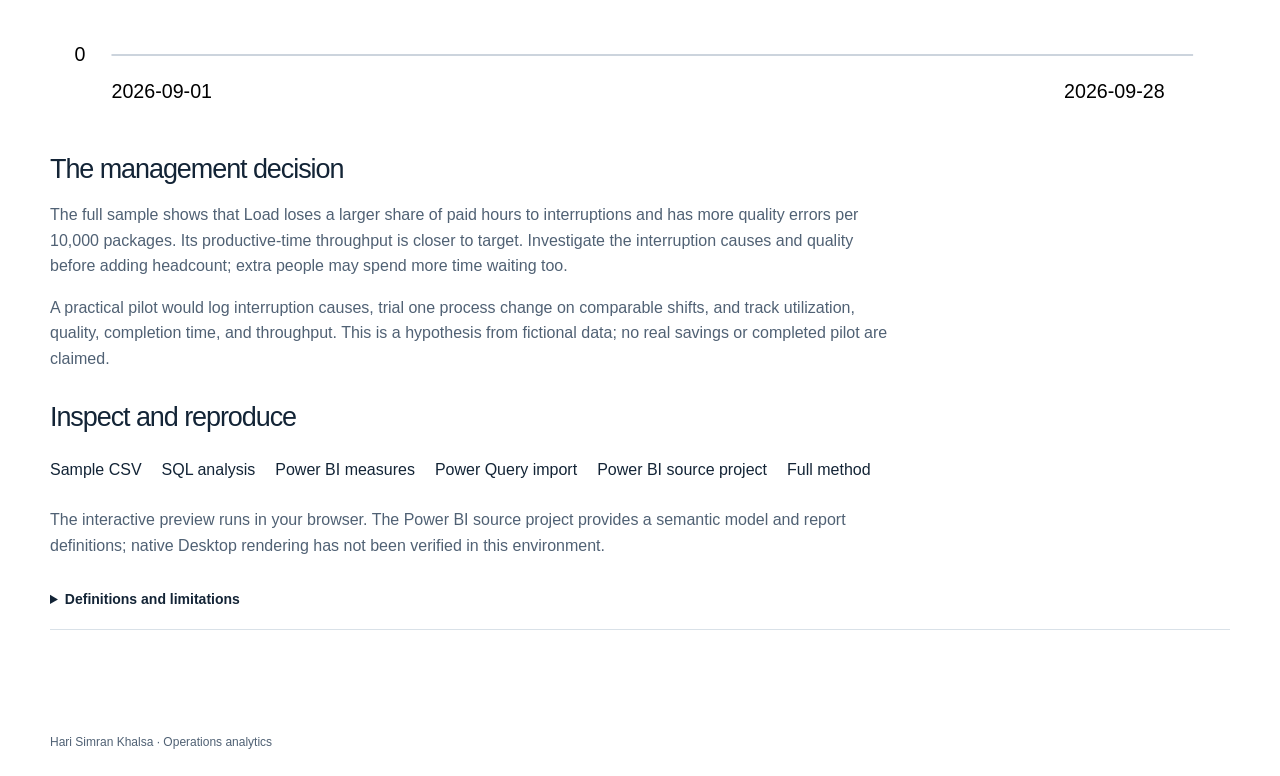
<file: projects/operations-analytics/index.html>
<!doctype html><html lang="en"><head><meta charset="utf-8"><meta name="viewport" content="width=device-width,initial-scale=1"><title>ShiftLens | Operations analytics</title><link rel="stylesheet" href="../../styles.css"><link rel="stylesheet" href="../projects.css"><style>.kpis{grid-template-columns:repeat(4,1fr)}@media(max-width:850px){.kpis{grid-template-columns:repeat(2,1fr)}}@media(max-width:420px){.kpis{grid-template-columns:1fr}}.filters{display:flex;gap:20px;flex-wrap:wrap;margin:30px 0}.filters label{display:grid;gap:8px}.filters select,.filters input{padding:12px;border:1px solid #b6c5d3;border-radius:6px}td,th{padding:14px;text-align:left}tbody tr:nth-child(odd){background:#f0f5fa}.chart-row{display:grid;grid-template-columns:110px 1fr 70px;gap:12px;align-items:center;margin:18px 0}.bar{background:#e2eaf1;height:22px}.bar span{display:block;height:100%;background:#315f92}svg{width:100%;height:auto} .download-list{display:flex;gap:20px;flex-wrap:wrap;margin:24px 0}</style><script src="app.js" defer></script></head><body><div class="wrap"><nav class="project-nav"><a href="../../index.html#projects">← Portfolio</a><a href="README.md">Method & reproduction</a></nav><main><div class="project-head"><p class="eyebrow">SQL / POWER BI CASE STUDY · FICTIONAL DATA</p><h1>ShiftLens.</h1><p class="case-intro">Before adding headcount, find where paid time goes.</p><p>28 days. Three operating areas. A decision about staffing, interruptions, and quality—supported by reproducible SQL and Power BI measures.</p></div><div class="filters"><label>Area<select id="area"><option value="All">All areas</option><option>Unload</option><option>Load</option><option>Small Sort</option></select></label><label>From<input id="from" type="date" value="2026-09-01" min="2026-09-01" max="2026-09-28"></label><label>Through<input id="through" type="date" value="2026-09-28" min="2026-09-01" max="2026-09-28"></label></div><p id="status" role="status"></p><div class="kpis" id="kpis" aria-live="polite"></div><section class="project-bottom"><h2>Where the time goes</h2><p>Utilization = productive labor hours ÷ paid labor hours.</p><div id="bars"></div><h2>Area comparison</h2><div class="table-scroll"><table><thead><tr><th>Area</th><th>Packages</th><th>Paid PPH</th><th>Productive PPH</th><th>Utilization</th><th>Target attainment</th><th>Errors / 10K</th><th>Interrupted hours</th></tr></thead><tbody id="matrix"></tbody></table></div><h2>Daily productivity</h2><p>Blue: packages per paid hour. Orange: packages per productive hour. Filters apply to both series.</p><div id="trend"></div><h2>The management decision</h2><p>The full sample shows that Load loses a larger share of paid hours to interruptions and has more quality errors per 10,000 packages. Its productive-time throughput is closer to target. Investigate the interruption causes and quality before adding headcount; extra people may spend more time waiting too.</p><p>A practical pilot would log interruption causes, trial one process change on comparable shifts, and track utilization, quality, completion time, and throughput. This is a hypothesis from fictional data; no real savings or completed pilot are claimed.</p><h2>Inspect and reproduce</h2><div class="download-list"><a href="shift-data.csv" download>Sample CSV</a><a href="analysis.sql" download>SQL analysis</a><a href="measures.dax" download>Power BI measures</a><a href="PowerQuery.m" download>Power Query import</a><a href="power-bi-project.zip" download>Power BI source project</a><a href="README.md">Full method</a></div><p>The interactive preview runs in your browser. The Power BI source project provides a semantic model and report definitions; native Desktop rendering has not been verified in this environment.</p><details class="method"><summary>Definitions and limitations</summary><p>PPH means packages per hour. Paid hours include modeled interruption time; productive hours exclude it. All ratios use summed values, not averages of percentages. Target attainment compares packages with the sum of each area's target rate × productive hours. Error rates describe fictional quality events. The single-table model has one row per date and area. There are no live integrations, payroll savings, or employer records.</p></details></section></main><footer>Hari Simran Khalsa · Operations analytics</footer></div></body></html>
</file>
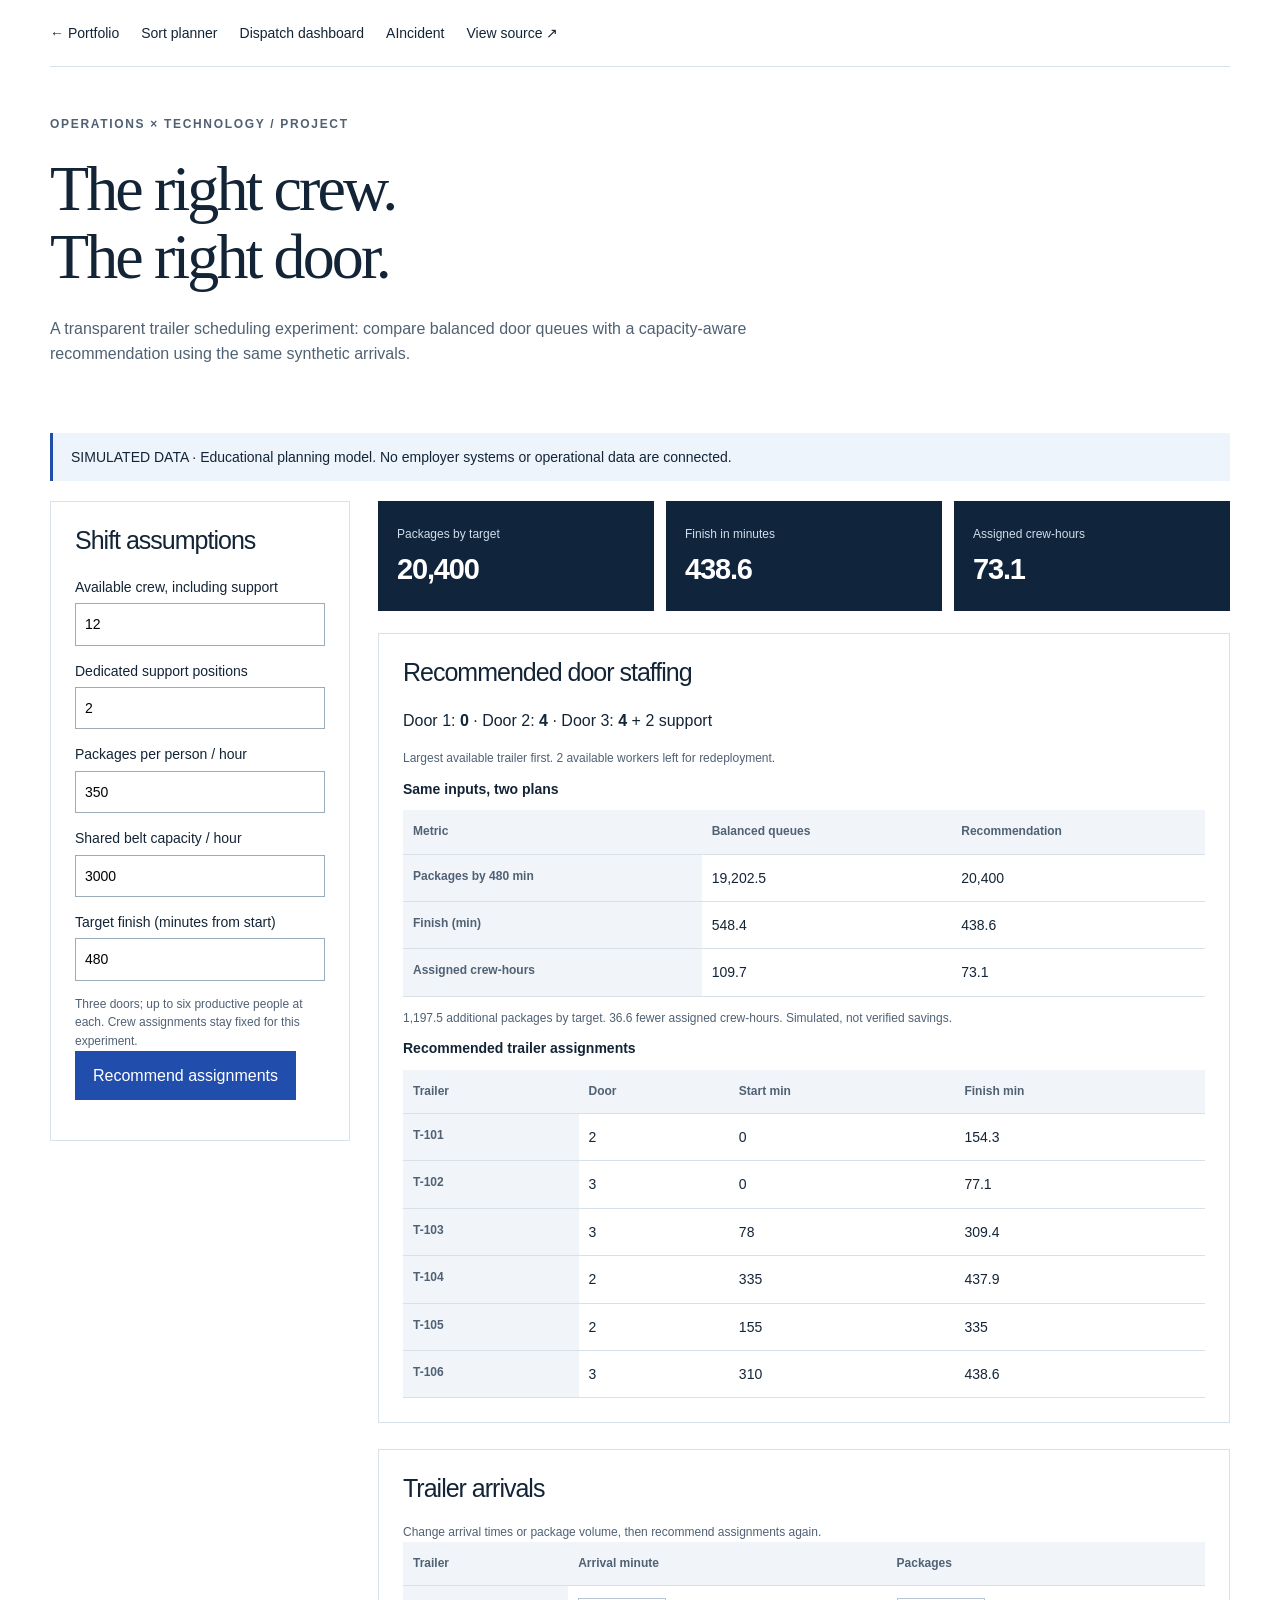
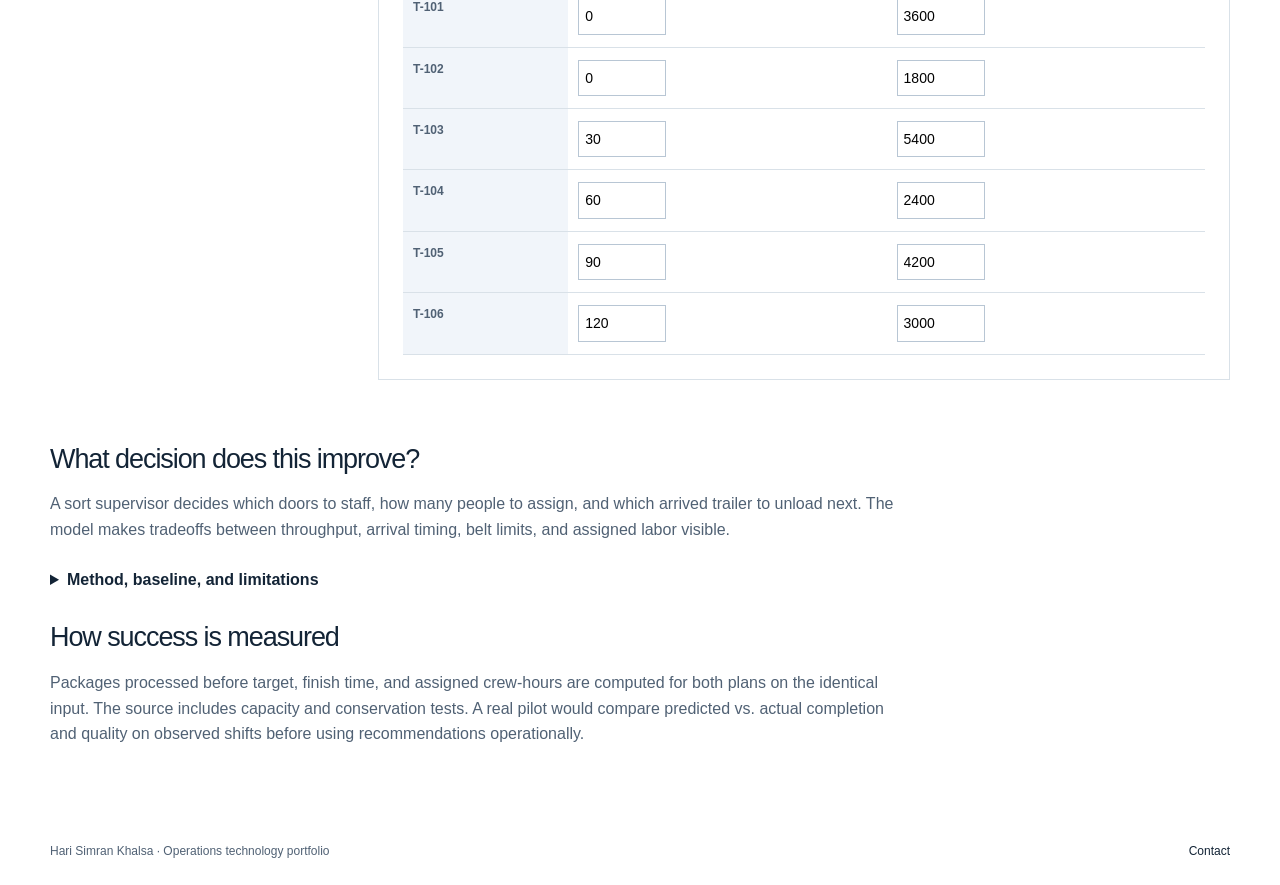
<file: projects/sort-planner/index.html>
<!doctype html><html lang="en"><head><meta charset="utf-8"><meta name="viewport" content="width=device-width,initial-scale=1"><meta name="description" content="A transparent trailer scheduling experiment: compare balanced door queues with a capacity-aware recommendation using the same synthetic arrivals."><title>The right crew. The right door. | Hari Simran Khalsa</title><link rel="stylesheet" href="../../styles.css"><link rel="stylesheet" href="../projects.css"><script src="model.js" defer></script><script src="app.js" defer></script></head><body><a class="skip" href="#main">Skip to content</a><div class="wrap"><nav class="project-nav" aria-label="Project navigation"><a href="../../index.html#projects">← Portfolio</a><a href="../sort-planner/">Sort planner</a><a href="../dispatch-dashboard/">Dispatch dashboard</a><a href="../aincident/">AIncident</a><a href="https://github.com/sfskhalsa101/hari-simran-khalsa-portfolio/tree/main/projects/sort-planner">View source ↗</a></nav><main id="main"><div class="project-head"><p class="eyebrow">OPERATIONS × TECHNOLOGY / PROJECT</p><h1>The right crew.<br>The right door.</h1><p>A transparent trailer scheduling experiment: compare balanced door queues with a capacity-aware recommendation using the same synthetic arrivals.</p></div><div class="notice">SIMULATED DATA · Educational planning model. No employer systems or operational data are connected.</div><div class="project-layout"><form class="panel controls" id="plan-form"><h2>Shift assumptions</h2><label>Available crew, including support<input name="crew" type="number" min="0" max="18" step="1" value="12" required></label><label>Dedicated support positions<input name="support" type="number" min="0" max="6" value="2" required></label><label>Packages per person / hour<input name="rate" type="number" min="50" max="1000" value="350" required></label><label>Shared belt capacity / hour<input name="belt" type="number" min="0" max="20000" value="3000" required></label><label>Target finish (minutes from start)<input name="target" type="number" min="30" max="480" value="480" required></label><p class="small">Three doors; up to six productive people at each. Crew assignments stay fixed for this experiment.</p><button type="submit">Recommend assignments</button><p id="error" class="error" role="alert"></p></form><div><div id="results" aria-live="polite"></div><div class="panel"><h2>Trailer arrivals</h2><p class="small">Change arrival times or package volume, then recommend assignments again.</p><div class="table-scroll"><table><thead><tr><th>Trailer</th><th>Arrival minute</th><th>Packages</th></tr></thead><tbody id="trailers"></tbody></table></div></div></div></div><section class="project-bottom"><h2>What decision does this improve?</h2><p>A sort supervisor decides which doors to staff, how many people to assign, and which arrived trailer to unload next. The model makes tradeoffs between throughput, arrival timing, belt limits, and assigned labor visible.</p><details><summary>Method, baseline, and limitations</summary><p>The baseline distributes all productive crew evenly and assigns trailers to doors in repeating order. The recommendation enumerates feasible fixed crew assignments and unloads the largest available trailer when a staffed door becomes free. It first maximizes packages completed by the target, then minimizes assigned crew-hours to completion. If no candidate improves the baseline, it retains it.</p><p>Simulation uses one-minute steps over 24 hours. Shared belt capacity is split proportionally across active doors. New trailers start on the next minute boundary; unused capacity inside a minute is not reassigned. A zero belt or insufficient productive crew can prevent completion. This is a constrained heuristic, not a globally optimal schedule.</p><p>Assigned crew-hours = (assigned unloaders + support) × elapsed hours to completion, including waiting. Unassigned available workers are assumed redeployed. Lower assigned hours are not payroll savings. Breaks, walking, trailer swaps, congestion, safety staffing, package mix, and equipment failure are omitted.</p></details><h2>How success is measured</h2><p>Packages processed before target, finish time, and assigned crew-hours are computed for both plans on the identical input. The source includes capacity and conservation tests. A real pilot would compare predicted vs. actual completion and quality on observed shifts before using recommendations operationally.</p></section></main><footer><span>Hari Simran Khalsa · Operations technology portfolio</span><a href="../../index.html#contact">Contact</a></footer></div></body></html>
</file>
<file: styles.css>
:root{--navy:#10243b;--blue:#214eac;--ink:#132436;--muted:#506174;--line:#d9e1e8;--pale:#f1f5fa;--white:#fff;--max:1180px}*{box-sizing:border-box}html{scroll-behavior:smooth;scroll-padding-top:30px}body{margin:0;background:var(--white);color:var(--ink);font:16px/1.6 'Segoe UI',Arial,sans-serif;-webkit-font-smoothing:antialiased}a{color:inherit;text-decoration:none}button,input{font:inherit}button,a,input,summary{touch-action:manipulation}a:focus-visible,button:focus-visible,input:focus-visible,summary:focus-visible{outline:3px solid #e8aa3e;outline-offset:4px}.wrap{width:min(var(--max),calc(100% - 80px));margin:auto}.skip{position:absolute;left:20px;top:-80px;background:var(--navy);color:white;padding:12px;z-index:100}.skip:focus{top:10px}header{border-bottom:1px solid var(--line)}.nav{min-height:94px;display:flex;align-items:center;justify-content:space-between;gap:25px}.brand{display:flex;align-items:center;gap:13px;font-size:16px;font-weight:650}.monogram{background:var(--navy);color:white;display:grid;place-items:center;width:39px;height:39px;font-size:14px;letter-spacing:-1px}.nav nav{display:flex;align-items:center;gap:26px;font-size:14px}.nav nav a:hover{color:var(--blue)}.nav-contact{border:1px solid var(--navy);padding:8px 17px}.hero{padding:64px 0 65px;display:grid;grid-template-columns:1.14fr .86fr;gap:70px;align-items:center}.eyebrow{font-size:12px;letter-spacing:.14em;font-weight:650;line-height:1.5;margin:0 0 22px;color:var(--blue)}h1{font-family:Georgia,'Times New Roman',serif;font-weight:400;font-size:clamp(60px,6.7vw,86px);letter-spacing:-.045em;line-height:1.05;margin:0 0 26px}.hero-role{font-size:23px;line-height:1.4;margin:0 0 20px;font-weight:500;letter-spacing:-.025em}.hero-description{color:var(--muted);font-size:16px;max-width:490px;margin:0 0 29px}.actions{display:flex;align-items:center;gap:25px;flex-wrap:wrap}.button{padding:14px 18px;background:var(--blue);color:#fff;display:inline-flex;align-items:center;justify-content:center;gap:20px;min-height:50px;font-size:14px;font-weight:600}.button:hover{background:var(--navy)}.text-button{font-size:14px;font-weight:600;border-bottom:1px solid #8494a7;padding:9px 0;display:inline-flex;gap:13px;align-items:center}.hero-detail{margin-top:35px;display:flex;gap:7px 18px;flex-wrap:wrap;color:var(--muted);font-size:12px}.portrait{margin:0;position:relative;align-self:stretch;min-height:530px;background:#dae1e8;overflow:hidden}.portrait img{width:100%;height:100%;object-fit:cover;object-position:50% 32%;display:block}.portrait figcaption{position:absolute;bottom:0;left:0;right:0;background:#10243beb;color:white;padding:16px 21px;display:flex;justify-content:space-between;gap:15px;font-size:12px}.portrait figcaption span:first-child{letter-spacing:.07em}.metric-band{background:var(--navy);color:white}.metrics{display:grid;grid-template-columns:repeat(4,1fr);padding:38px 0;gap:40px}.metrics>div{border-left:1px solid #456076;padding-left:30px}.metrics>div:first-child{border:0;padding-left:0}.metrics strong{font-size:48px;font-weight:450;letter-spacing:-.05em;line-height:1.1}.metrics p{font-size:16px;margin:10px 0 2px}.metrics span{font-size:12px;color:#bfd0e2}.section{padding-top:85px;padding-bottom:85px}.section-heading{display:grid;grid-template-columns:1.2fr .8fr;gap:70px;align-items:end;margin-bottom:37px}.section-heading .eyebrow{margin-bottom:15px}h2{font-size:clamp(32px,3.4vw,43px);font-weight:500;letter-spacing:-.04em;line-height:1.18;margin:0}.section-heading>p{margin:0;color:var(--muted);font-size:16px}.section-heading>.text-button{justify-self:end;align-self:end}.case{display:grid;grid-template-columns:.88fr 1.12fr;border:1px solid var(--line);margin-bottom:24px}.case-lead{padding:36px;background:var(--pale)}.company-label{font-size:12px;font-weight:650;letter-spacing:.06em;color:var(--blue);margin:0 0 25px}h3{font-size:29px;letter-spacing:-.035em;font-weight:550;line-height:1.2;margin:0}.case-number{font-size:52px;letter-spacing:-.05em;font-weight:500;line-height:1.2;margin:28px 0 8px}.case-number span{font-size:30px;color:var(--blue);padding:0 6px}.case-lead>p:not(.company-label){font-size:14px;color:var(--muted);max-width:350px}.case-body{padding:35px 40px}.case-body>div+div{margin-top:22px}h4{margin:0 0 6px;font-size:16px;line-height:1.4;font-weight:650}.case-body p{margin:0;color:var(--muted);font-size:15px}.case-tags{display:flex;flex-wrap:wrap;gap:8px}.case-tags span{font-size:12px;padding:4px 9px;background:var(--pale);border:1px solid #e3e9ef;color:#3d5068}.bar-chart{margin:28px 0 5px}.bar-row{display:grid;grid-template-columns:42px 1fr 40px;align-items:center;gap:11px;margin:13px 0;font-size:12px}.bar-row>div{height:11px;background:#dde5ee}.bar-row i{height:100%;background:#90a3bb;display:block}.bar-row.after i{background:var(--blue)}.bar-row b{text-align:right;font-weight:600}.split-results{display:flex;gap:25px;margin:31px 0 20px}.split-results strong{display:block;font-size:39px;font-weight:500;letter-spacing:-.05em}.split-results span{display:block;font-size:12px;color:var(--muted)}.case-dispatch .case-lead{background:#eaf0f9}.source-note{font-size:12px;color:var(--muted);margin:18px 0 0}.current-section{background:var(--pale);padding:68px 0}.current-grid{display:grid;grid-template-columns:1fr 1.05fr;gap:90px}.current-grid>div>p:not(.eyebrow){color:var(--muted);max-width:430px}.current-stat{display:flex;align-items:center;gap:25px;padding-bottom:20px;border-bottom:1px solid #cbd6e2}.current-stat strong{font-size:70px;letter-spacing:-.06em;line-height:1;font-weight:450;color:var(--blue)}.current-stat p{margin:0;font-size:15px;color:var(--muted)}.current-details ul{padding-left:19px;margin:22px 0}.current-details li{padding:0 0 9px 4px;font-size:15px}.small{font-size:12px;line-height:1.55;color:var(--muted);margin:12px 0 0}.demo-topline{display:flex;justify-content:space-between;align-items:center;gap:15px;margin-bottom:20px}.demo-label{font-size:12px;letter-spacing:.07em;color:var(--blue);font-weight:650}.demo-topline p{font-size:12px;color:var(--muted);margin:0}.scenario-buttons{display:flex;gap:8px;flex-wrap:wrap;margin-bottom:18px}.scenario-buttons button{background:white;color:var(--muted);border:1px solid var(--line);padding:9px 14px;font-size:14px;cursor:pointer;min-height:43px}.scenario-buttons button[aria-pressed=true]{background:var(--navy);border-color:var(--navy);color:white}.simulator{display:grid;grid-template-columns:1.1fr .9fr;border:1px solid var(--line)}#staffing-form{padding:28px}.form-heading{display:flex;align-items:center;justify-content:space-between;gap:20px;margin-bottom:23px}.form-heading h3{font-size:23px}.form-heading button{border:0;border-bottom:1px solid #96a4b4;background:none;color:var(--blue);font-size:14px;cursor:pointer;padding:4px 0}.input-grid{display:grid;grid-template-columns:1fr 1fr;gap:16px 20px}.input-grid label{font-size:14px;font-weight:500;line-height:1.45}.input-grid input{display:block;margin-top:6px;width:100%;min-height:43px;background:white;border:1px solid #b8c6d4;border-radius:0;color:var(--ink);padding:8px 10px;font-size:16px}.input-grid input:focus{border-color:var(--blue)}.wide-input{grid-column:1/-1}.field-note{font-size:12px;color:var(--muted);margin:19px 0 0}.sim-results{background:var(--navy);padding:30px;color:white}.result-status{display:inline-block;padding:5px 9px;border:1px solid #6189b7;color:#d0e6ff;font-size:12px}.result-status.late{border-color:#d0a16b;color:#ffd8a5}.finish-result{margin:30px 0}.finish-result>span{font-size:14px;color:#b9cce0;display:block}.finish-result>strong{display:block;font-size:50px;line-height:1.3;letter-spacing:-.045em;font-weight:450;margin:5px 0}.finish-result>p{font-size:14px;color:#c6d7e9;min-height:24px;margin:3px 0}.result-grid{display:grid;grid-template-columns:1fr 1fr;gap:22px 15px;padding:23px 0;border-top:1px solid #3b526c;border-bottom:1px solid #3b526c}.result-grid span{display:block;font-size:12px;color:#b9cce0}.result-grid strong{display:block;font-size:26px;font-weight:500;letter-spacing:-.025em;margin-top:5px}.constraint-box{padding-top:26px}.constraint-box>span{font-size:12px;letter-spacing:.05em;color:#a9c6e9}.constraint-box h4{font-size:23px;margin-top:9px;font-weight:500}.constraint-box p{font-size:14px;color:#c2d2e3;margin:8px 0}.capacity-bars{margin-top:28px}.capacity-bars>div{display:grid;grid-template-columns:38px 1fr 62px;align-items:center;gap:12px;margin:12px 0;font-size:12px}.capacity-bars b{font-weight:500;text-align:right}.capacity-bars meter{width:100%;height:12px;border:0;appearance:none;background:#304860}.capacity-bars meter::-webkit-meter-bar{background:#304860;border:0;border-radius:0;height:9px}.capacity-bars meter::-webkit-meter-optimum-value{background:#83b1ef}.capacity-bars meter::-moz-meter-bar{background:#83b1ef}.sim-results .small{color:#a8bed5}.result-error{border:1px solid #b99a70;padding:17px;color:#ffe1bc;font-size:15px}.method{margin-top:17px;border-bottom:1px solid var(--line);padding:13px 0 18px}.method summary{cursor:pointer;font-size:14px;font-weight:600;width:fit-content}.method-grid{display:grid;grid-template-columns:repeat(3,1fr);gap:27px;padding:20px 0 0}.method p{font-size:14px;color:var(--muted);margin:0}.product-section{background:#19385d;color:white;padding:70px 0}.product-grid{display:grid;grid-template-columns:1fr .9fr;gap:100px}.product-section .eyebrow{color:#b5d3ff}.product-section h2{font-family:Georgia,'Times New Roman',serif;font-weight:400;font-size:64px;line-height:1.1}.product-subtitle{font-size:23px;line-height:1.4;font-weight:450;margin:23px 0}.product-grid>div>p:not(.eyebrow):not(.product-subtitle){font-size:16px;color:#cfdded}.tech-list{display:flex;flex-wrap:wrap;gap:9px;margin-top:25px}.tech-list span{font-size:12px;border:1px solid #5b7698;padding:5px 10px}.product-facts{padding-top:12px}.product-facts>div{padding:20px 0;border-bottom:1px solid #526c8a}.product-facts span{display:block;color:#c0d2e9;font-size:13px}.product-facts strong{font-size:23px;display:block;margin-top:5px;letter-spacing:-.025em;font-weight:500}.product-facts p{font-size:12px!important;margin-top:27px}.experience-list{border-top:1px solid var(--line)}.experience-list article{display:grid;grid-template-columns:.75fr 1.25fr;gap:50px;border-bottom:1px solid var(--line);padding:28px 0}.experience-list article span{font-size:12px;letter-spacing:.05em;color:var(--muted)}.experience-list h3{font-size:26px;margin-top:7px}.experience-list h4{font-size:17px;font-weight:600;margin-bottom:7px}.experience-list p{font-size:15px;color:var(--muted);margin:0;max-width:630px}.education{display:grid;grid-template-columns:1fr 1fr 1.1fr;gap:35px;padding-top:40px}.education .eyebrow{margin-bottom:12px}.education p:not(.eyebrow){font-size:14px;color:var(--muted);margin:0}.education strong{font-weight:550;color:var(--ink)}.contact-section{padding:66px 0;background:var(--pale);border-top:1px solid var(--line);border-bottom:1px solid var(--line)}.contact-inner{display:grid;grid-template-columns:1.2fr .8fr;align-items:center;gap:80px}.contact-inner h2{font-size:36px}.contact-inner>div>p:not(.eyebrow){color:var(--muted);max-width:530px;margin-top:18px}.contact-email{font-size:21px;border-bottom:1px solid #8e9fb1;overflow-wrap:anywhere}.contact-inner .button{margin-top:8px}footer{padding:24px 0;display:flex;justify-content:space-between;gap:16px;color:var(--muted);font-size:12px}footer a{color:var(--ink)}
@media(max-width:1050px){.wrap{width:calc(100% - 56px)}.hero{gap:35px;padding:45px 0}.portrait{min-height:520px}.portrait figcaption{flex-direction:column;gap:0}.hero-detail{margin-top:25px}.metrics{gap:24px}.metrics>div{padding-left:24px}.metrics strong{font-size:42px}.section-heading{gap:35px}.current-grid,.product-grid{gap:50px}.case-lead{padding:28px}.case-body{padding:28px}.case-number{font-size:44px}.split-results{gap:18px}.split-results strong{font-size:32px}.sim-results,#staffing-form{padding:24px}.finish-result>strong{font-size:42px}.input-grid{gap:14px}.contact-inner{gap:40px}}
@media(max-width:760px){.wrap{width:calc(100% - 40px)}.nav{min-height:76px;gap:12px}.brand{font-size:14px;gap:9px}.monogram{width:34px;height:34px}.nav nav{gap:16px}.nav nav a:not(.nav-contact){display:none}.nav-contact{font-size:13px;padding:7px 12px}.hero{grid-template-columns:1fr;gap:32px;padding:36px 0 40px}.hero-copy{max-width:600px}.eyebrow{font-size:12px;margin-bottom:19px}h1{font-size:64px;line-height:1.05;margin-bottom:22px}.hero-role{font-size:23px}.hero-description{max-width:100%}.hero-detail{margin-top:23px}.portrait{min-height:0;height:440px;max-width:100%}.portrait img{object-position:50% 25%}.portrait figcaption{flex-direction:row;font-size:12px;padding:15px}.metrics{padding:27px 0;gap:15px}.metrics>div{padding-left:14px}.metrics strong{font-size:35px}.metrics p{font-size:13px;line-height:1.4;margin-top:9px}.metrics span{font-size:12px;line-height:1.4;display:block;margin-top:8px}.section{padding-top:55px;padding-bottom:55px}.section-heading{grid-template-columns:1fr;gap:19px;margin-bottom:27px}h2{font-size:33px}.section-heading>p{max-width:550px}.section-heading>.text-button{justify-self:start}.case{grid-template-columns:1fr}.case-lead{padding:27px}.case-body{padding:27px}.case-lead h3 br{display:none}.case-number{font-size:47px;margin-top:20px}.bar-chart{max-width:390px}.case-lead>p:not(.company-label){max-width:100%}.split-results strong{font-size:38px}.split-results{gap:42px;margin-top:22px}.current-section{padding:45px 0}.current-grid{grid-template-columns:1fr;gap:30px}.current-stat strong{font-size:59px}.current-stat p{max-width:300px}.current-grid>div>p:not(.eyebrow){max-width:100%}.demo-topline{flex-direction:column;align-items:flex-start;gap:7px}.scenario-buttons{gap:7px}.scenario-buttons button{font-size:13px;padding:8px 11px}.simulator{grid-template-columns:1fr}.input-grid{gap:17px 15px}.input-grid label{font-size:14px}.sim-results,#staffing-form{padding:24px}.finish-result{margin:23px 0}.finish-result>strong{font-size:46px}.result-grid strong{font-size:26px}.method-grid{grid-template-columns:1fr;gap:19px}.product-section{padding:46px 0}.product-grid{grid-template-columns:1fr;gap:23px}.product-section h2{font-size:54px}.product-subtitle{font-size:23px}.product-facts{padding-top:0}.product-facts>div{padding:15px 0}.product-facts strong{font-size:22px}.experience-list article{grid-template-columns:1fr;gap:17px;padding:24px 0}.experience-list h3{font-size:25px}.education{grid-template-columns:1fr;gap:25px;padding-top:30px}.contact-section{padding:43px 0}.contact-inner{grid-template-columns:1fr;gap:23px}.contact-inner h2{font-size:32px}.contact-email{font-size:20px}footer{flex-wrap:wrap;padding:24px 0;gap:12px}footer span:nth-child(2){order:3;width:100%}}
@media(max-width:370px){.wrap{width:calc(100% - 30px)}h1{font-size:55px}.metrics{gap:10px}.metrics>div{padding-left:10px}.metrics strong{font-size:29px}.metrics p,.metrics span{font-size:12px}.portrait figcaption{flex-direction:column}.input-grid{grid-template-columns:1fr}.wide-input{grid-column:auto}.case-lead,.case-body{padding:23px}}
@media(prefers-reduced-motion:reduce){html{scroll-behavior:auto}}
@media print{header,.simulator,.scenario-buttons,.demo-topline,.method,.actions,.contact-section,footer{display:none}.wrap{width:100%}.hero{padding:15px 0;gap:35px;grid-template-columns:1.3fr .7fr}.portrait{min-height:0;height:290px}.section{padding:30px 0}.metric-band,.product-section{print-color-adjust:exact;-webkit-print-color-adjust:exact}.case,.experience-list article{break-inside:avoid}h1{font-size:50px}.source-note{font-size:11px}}

.savings-explanation{padding:17px 18px;background:var(--pale);border-left:3px solid var(--blue)}.savings-explanation p+p{margin-top:8px;font-size:13px}.savings-explanation strong{font-weight:600;color:var(--ink)}
@media(max-width:1050px){.metrics{grid-template-columns:repeat(2,1fr);gap:26px}.metrics>div:nth-child(3){border:0;padding-left:0}}

.experience-list ul{margin:0;padding-left:1.2em;max-width:680px;color:var(--muted);font-size:15px;line-height:1.7}
.experience-list li{padding-left:.25em;margin-bottom:.7em}
.experience-list li:last-child{margin-bottom:0}
.experience-list li::marker{color:var(--accent)}

.skills-overview{padding-top:32px}.skills-overview h3{font-size:22px;margin:0 0 18px}.skills-overview p{color:var(--muted);font-size:15px;line-height:1.8;max-width:950px;margin:0 0 12px}.skills-overview strong{color:var(--ink)}
</file>
<file: projects/projects.css>
.project-head{padding:48px 0 30px}.project-head h1{font-size:clamp(40px,5vw,66px);max-width:850px}.project-head p{max-width:780px;color:var(--muted)}.project-nav{display:flex;gap:22px;padding:22px 0;border-bottom:1px solid var(--line);flex-wrap:wrap;font-size:14px}.notice{padding:13px 18px;background:#eef4fb;border-left:3px solid var(--blue);font-size:14px;margin:20px 0}.project-layout{display:grid;grid-template-columns:300px 1fr;gap:28px;align-items:start}.panel{border:1px solid var(--line);padding:24px;background:white}.panel h2{font-size:25px;margin-bottom:20px}.controls label{display:block;margin-bottom:14px;font-size:14px}.controls input,.controls select{display:block;width:100%;padding:9px;border:1px solid #9aabba;font:inherit;margin-top:5px}.controls button,button.action{border:0;cursor:pointer;background:var(--blue);color:white;padding:12px 18px;font:inherit}.kpis{display:grid;grid-template-columns:repeat(3,1fr);gap:12px;margin:0 0 22px}.kpis>div{background:var(--navy);color:white;padding:19px}.kpis strong{font-size:29px;display:block;letter-spacing:-.04em}.kpis span{font-size:12px;color:#d0ddec}.table-scroll{overflow-x:auto}table{border-collapse:collapse;width:100%;font-size:14px}th,td{text-align:left;border-bottom:1px solid var(--line);padding:12px 10px;vertical-align:top}th{font-size:12px;color:var(--muted);background:var(--pale)}td input{width:88px;padding:6px;border:1px solid #b8c6d4;font:inherit}caption{text-align:left;font-weight:600;margin:10px 0}details{margin:24px 0}summary{cursor:pointer;font-weight:600}.project-bottom{padding:34px 0 55px}.project-bottom h2{font-size:27px;margin-top:30px}.project-bottom p,.project-bottom li{max-width:850px;color:var(--muted)}.error{color:#942713;font-weight:600}.flag{display:inline-block;padding:3px 8px;font-size:12px;background:#fff0df;color:#704600}.flag.Critical{background:#fce8e4;color:#8a2519}.flag.Clear{background:#e5f4ed;color:#176142}.route{border:1px solid var(--line);padding:20px;margin-bottom:16px}.route h3{font-size:21px;display:flex;justify-content:space-between;gap:14px}.route ul{padding-left:20px}.route li{margin:12px 0}.route p{font-size:14px;color:var(--muted)}.project-cards{display:grid;grid-template-columns:repeat(2,1fr);gap:18px}.project-card{border:1px solid var(--line);padding:28px;display:flex;flex-direction:column;align-items:start}.project-card h3{font-size:25px}.project-card p{color:var(--muted);font-size:15px}.project-card .actions{margin-top:auto;gap:13px}.flow{display:grid;grid-template-columns:repeat(3,1fr);gap:18px}.flow>div{padding:25px;background:var(--pale)}.flow h3{font-size:22px}.flow p{font-size:15px}.muted{color:var(--muted)}[hidden]{display:none!important}@media(max-width:850px){.project-layout{grid-template-columns:1fr}.project-cards,.flow{grid-template-columns:1fr}.kpis{grid-template-columns:1fr 1fr}.project-head{padding-top:32px}.project-nav{gap:15px}.panel{padding:18px}}@media(max-width:420px){.kpis{grid-template-columns:1fr}.project-head h1{font-size:42px}}
.project-layout>*{min-width:0}.project-cards>*{min-width:0}.kpis strong{overflow-wrap:anywhere}

@media(min-width:851px){.project-card:last-child:nth-child(odd){grid-column:1 / -1}}
</file>
